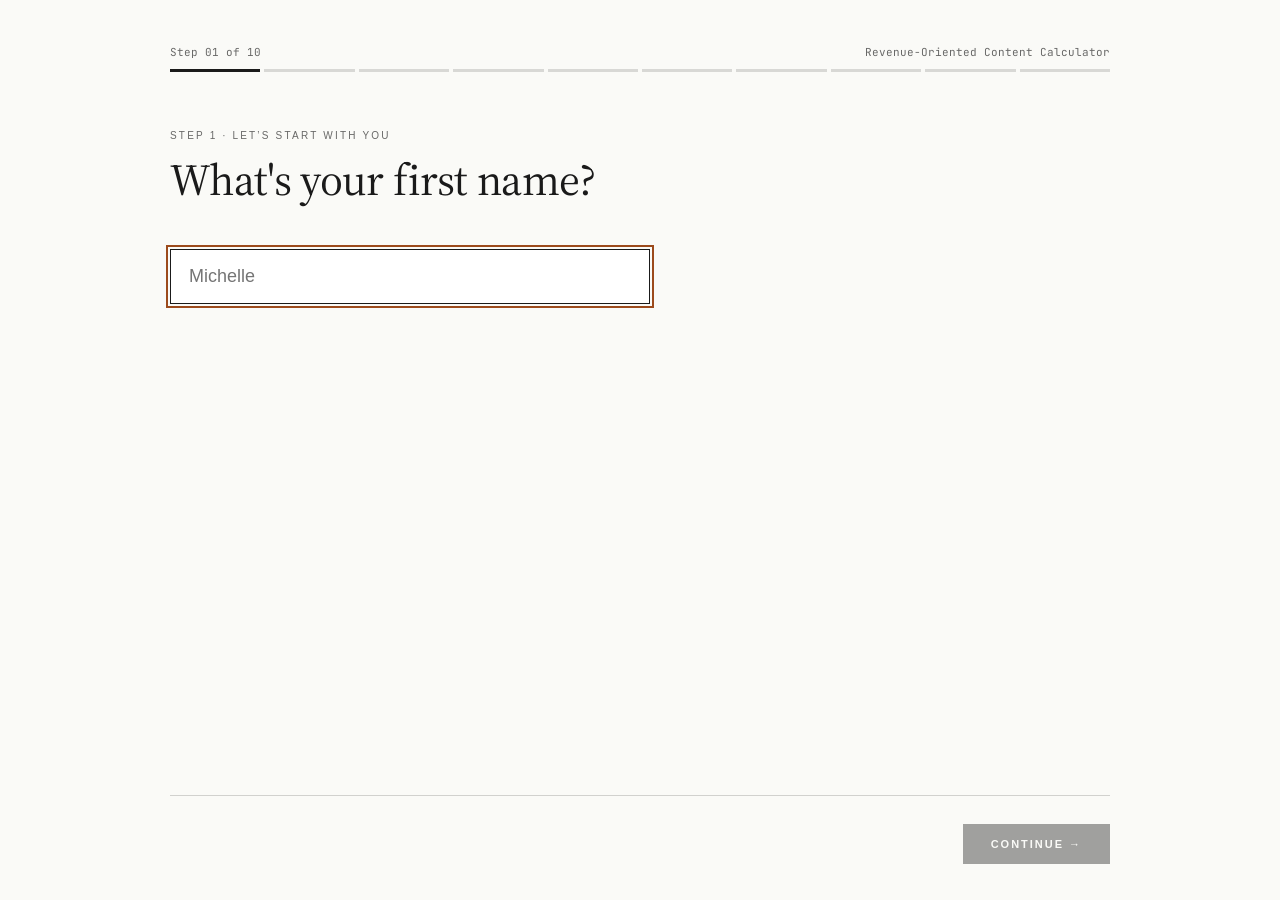
<file: ehv/revenue-calc/index.html>
<!DOCTYPE html>
<html lang="en">
<head>
  <meta charset="UTF-8" />
  <meta name="viewport" content="width=device-width, initial-scale=1.0" />
  <meta name="theme-color" content="#1a1a1a" />
  <meta name="description" content="Find out how much your expert business could generate in the next 12 months." />
  <title>Revenue Potential Calculator · OneTake AI</title>
  <link rel="manifest" href="manifest.json" />
  <link rel="preconnect" href="https://fonts.bunny.net" crossorigin />
  <link href="https://fonts.bunny.net/css2?family=Source+Serif+4:ital,opsz,wght@0,8..60,300;0,8..60,400;0,8..60,500;0,8..60,600;1,8..60,400&family=JetBrains+Mono:wght@400;500&display=swap" rel="stylesheet" />
  <script src="https://try.onetake.ai/tools.js"></script>
  <link rel="stylesheet" href="style.css" />
</head>
<body>
  <div id="app"></div>
  <script src="app.js" defer></script>
  <script src="email.tools.js" defer></script>
  <script>
    if ('serviceWorker' in navigator) {
      window.addEventListener('load', function () {
        navigator.serviceWorker.register('./sw.js');
      });
    }
  </script>
</body>
</html>
</file>
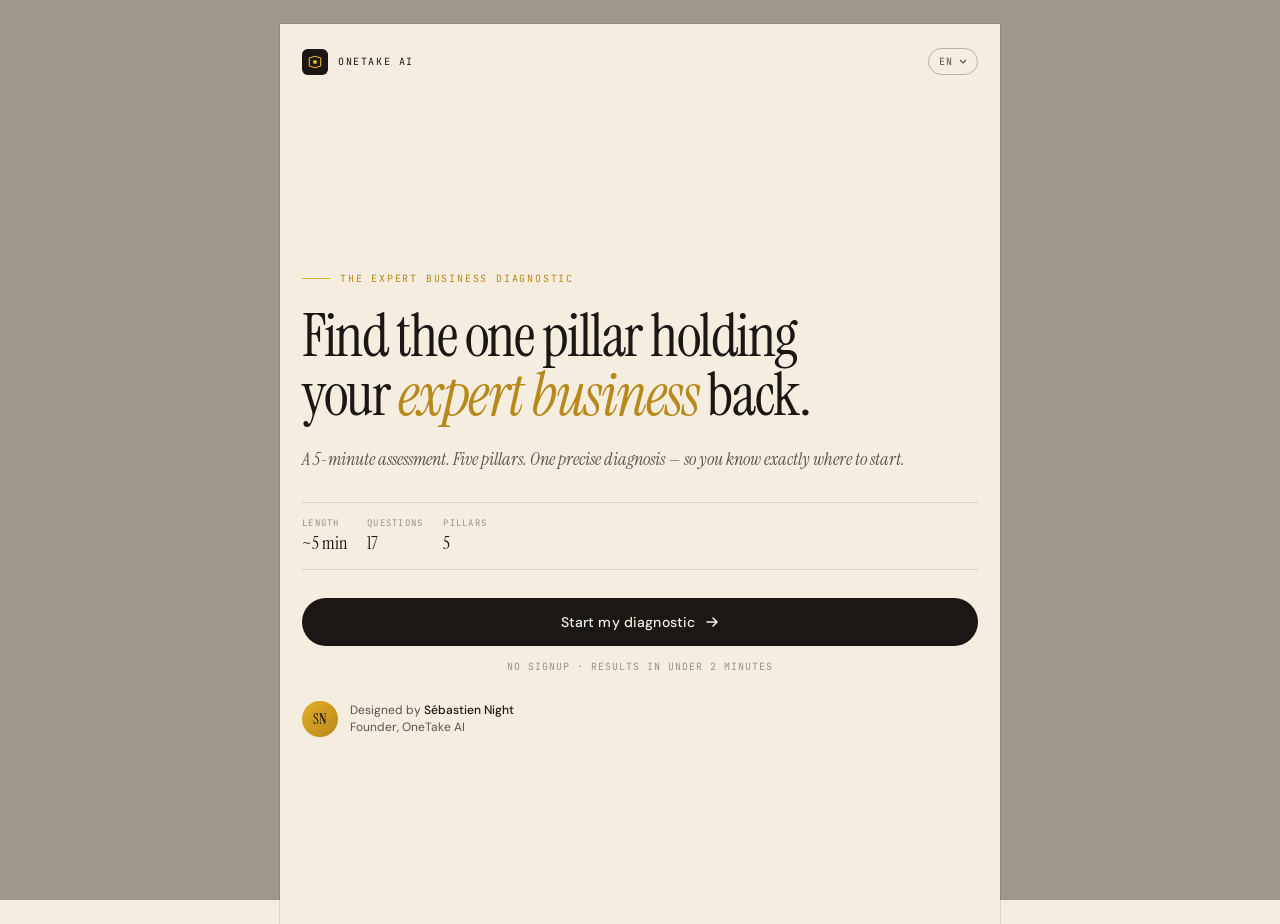
<file: ehv/vpl2-diagnostic/index.html>
<!doctype html>
<html lang="en">
<head>
  <meta charset="utf-8"/>
  <meta name="viewport" content="width=device-width, initial-scale=1, viewport-fit=cover"/>
  <meta name="theme-color" content="#1a1714"/>
  <meta name="description" content="Identify the one pillar holding your expert business back — in 5 minutes. A free diagnostic by Sébastien Night, OneTake AI."/>
  <meta name="mobile-web-app-capable" content="yes"/>
  <meta name="apple-mobile-web-app-capable" content="yes"/>
  <meta name="apple-mobile-web-app-status-bar-style" content="black-translucent"/>
  <meta name="apple-mobile-web-app-title" content="Diagnostic Expert"/>

  <title>Diagnostic des Business d'Expert · OneTake AI</title>

  <!-- Open Graph -->
  <meta property="og:title" content="Diagnostic des Business d'Expert"/>
  <meta property="og:description" content="Find the one pillar holding your expert business back. A 5-minute assessment by Sébastien Night."/>
  <meta property="og:type" content="website"/>

  <!-- PWA manifest -->
  <link rel="manifest" href="/ehv/vpl2-diagnostic/manifest.json"/>
  <link rel="apple-touch-icon" href="/ehv/vpl2-diagnostic/icons/icon-192.svg"/>

  <!-- Fonts -->
  <link rel="preconnect" href="https://fonts.bunny.net"/>
  <link href="https://fonts.bunny.net/css2?family=Instrument+Serif:ital@0;1&family=DM+Sans:opsz,wght@9..40,300;9..40,400;9..40,500;9..40,600&family=JetBrains+Mono:wght@400;500&display=swap" rel="stylesheet"/>

  <link rel="stylesheet" href="/ehv/vpl2-diagnostic/style.css"/>

  <!-- Weglot auto-translation -->
  <script src="https://try.onetake.ai/tools.js"></script>

  <!-- Email validation (Bouncer) -->
  <script type="text/javascript">
    var bouncerConfig = {
      apikey: "3aD3H5wT7t8Wf5hguWvE9GfR2i5eYWzEwbetSMdU",
      feedbackOverlayMessage: "Email: Incorrect",
    };
  </script>
  <script type="text/javascript" src="https://app.usebouncer.com/bouncer-script/bouncer-script-beta.js"></script>
</head>
<body>
  <div id="app"></div>
  <script src="/ehv/vpl2-diagnostic/app.js"></script>
</body>
</html>
</file>
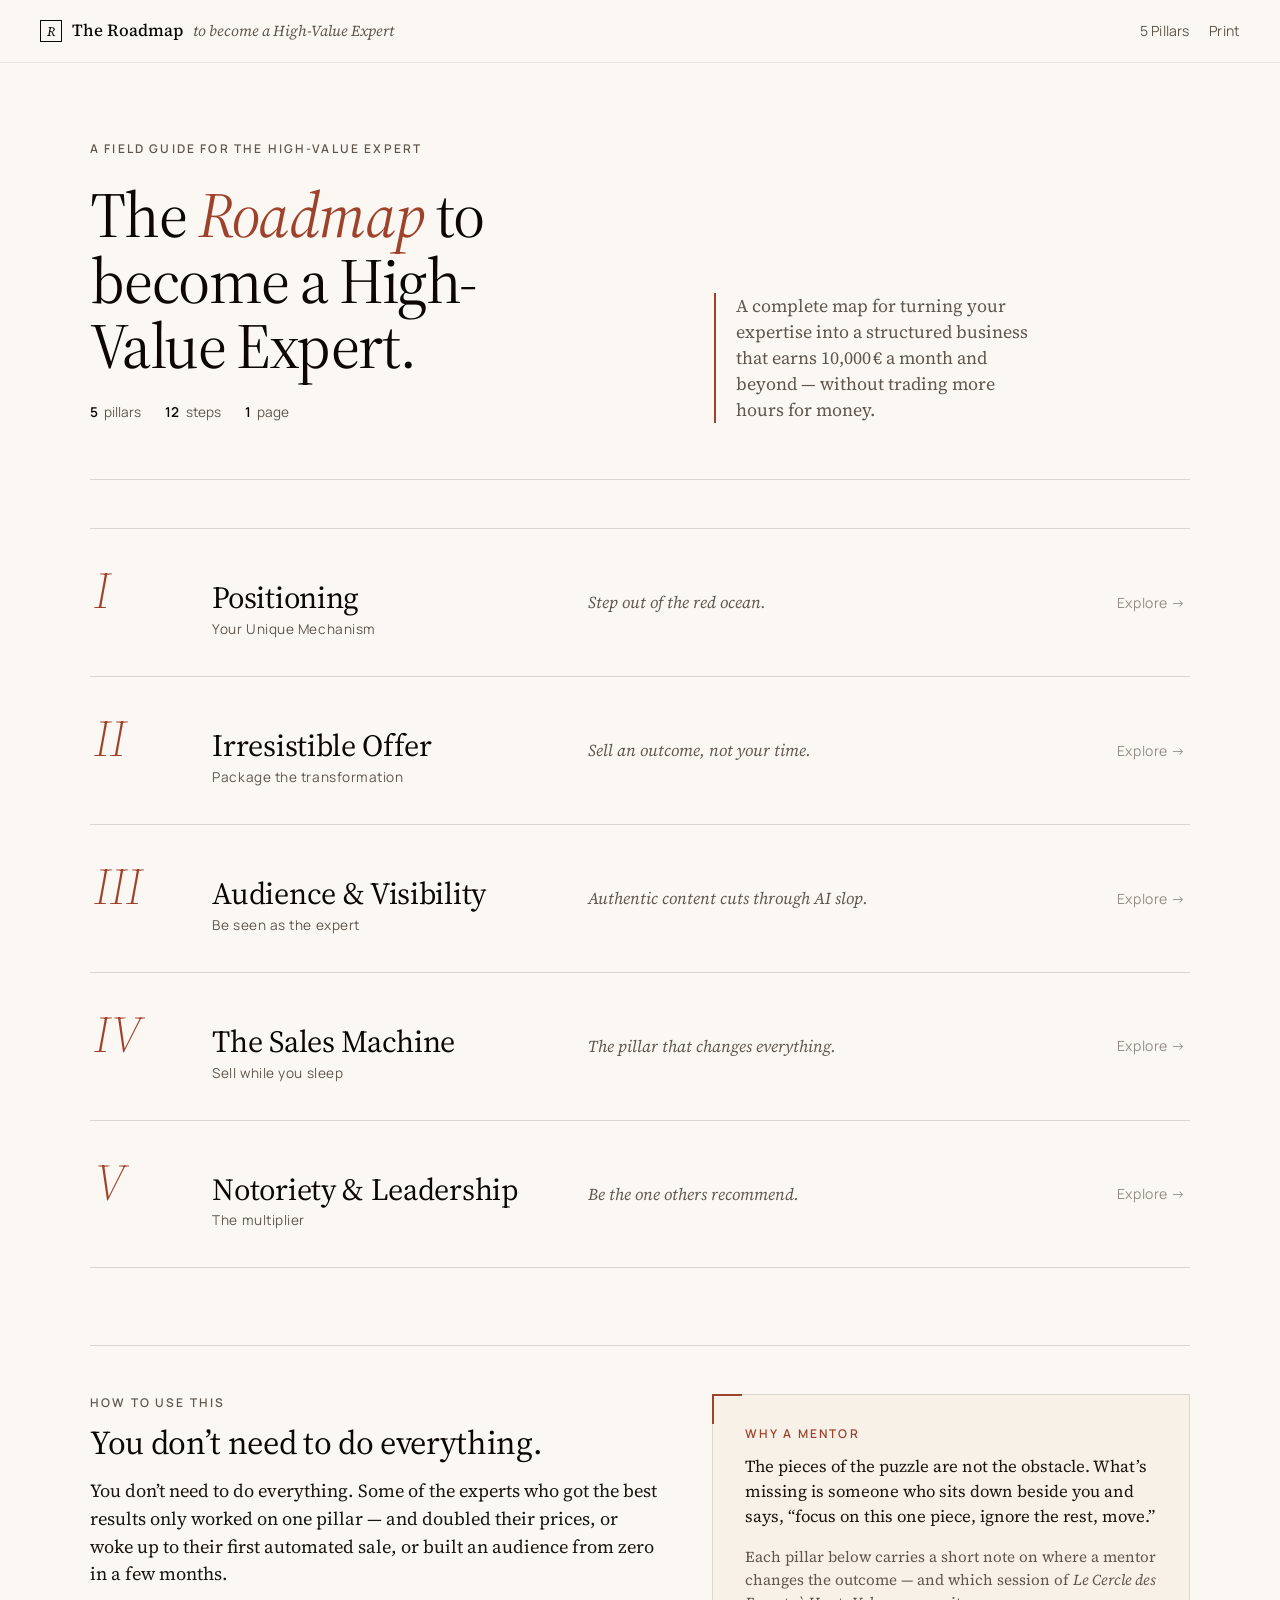
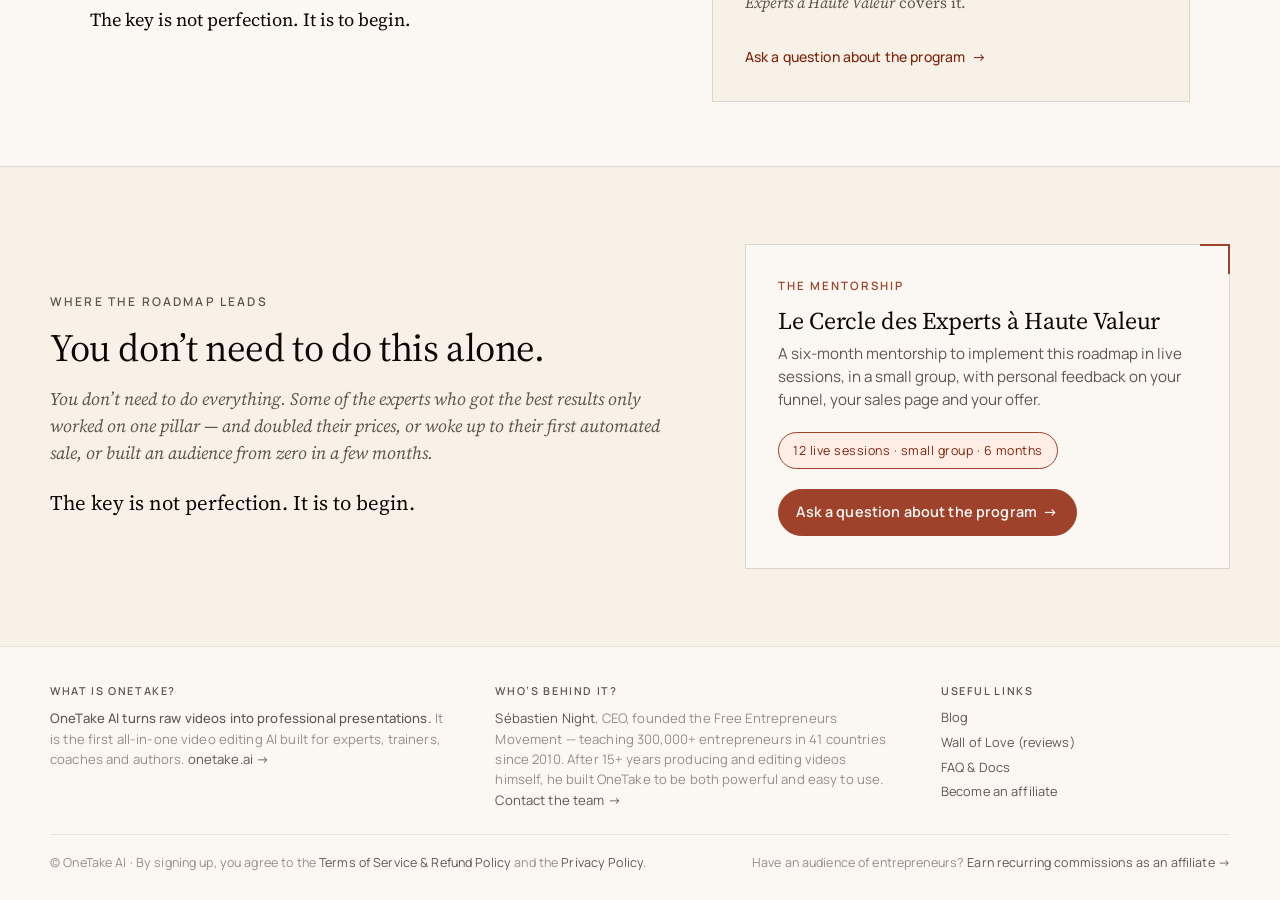
<file: ehv/vpl3-plan/index.html>
<!DOCTYPE html>
<html lang="en">
<head>
  <meta charset="UTF-8" />
  <meta name="viewport" content="width=device-width, initial-scale=1, viewport-fit=cover" />
  <title>The Roadmap to become a High-Value Expert</title>
  <meta name="description" content="Five pillars, twelve steps, one page. The roadmap to become a high-value expert." />
  <meta name="theme-color" content="#f9f6f1" />

  <link rel="manifest" href="./manifest.webmanifest" />
  <link rel="icon" type="image/svg+xml" href="./icons/icon.svg" />
  <link rel="apple-touch-icon" href="./icons/icon-192.png" />
  <link rel="stylesheet" href="./assets/styles.css" />

  <!-- Open Graph -->
  <meta property="og:title" content="The Roadmap to become a High-Value Expert" />
  <meta property="og:description" content="Five pillars, twelve steps, one page." />
  <meta property="og:type" content="website" />

  <script type="text/javascript" src="https://try.onetake.ai/tools.js"></script>
</head>
<body>
  <div class="app">
    <header class="topbar" role="banner">
      <a class="brand" href="#/" aria-label="The Roadmap to become a High-Value Expert">
        <span class="mark" aria-hidden="true">R</span>
        <span class="title">The Roadmap <span class="brand-sub">to become a High-Value Expert</span></span>
      </a>
      <nav aria-label="Primary">
        <a href="#/" aria-label="The five pillars overview">5 Pillars</a>
        <a href="print.html" target="_blank" rel="noopener" aria-label="One-page printable roadmap">Print</a>
      </nav>
    </header>

    <main id="app-main" class="main" role="main">
      <!-- rendered by app.js -->
    </main>
  </div>

  <footer class="site-foot" role="contentinfo">
    <div class="site-foot-inner">

      <div class="site-foot-grid">
        <div class="site-foot-col">
          <div class="site-foot-col-head">What is OneTake?</div>
          <p><strong>OneTake AI turns raw videos into professional presentations.</strong> It is the first all-in-one video editing AI built for experts, trainers, coaches and authors. <a href="https://www.onetake.ai" target="_blank" rel="noopener">onetake.ai &rarr;</a></p>
        </div>
        <div class="site-foot-col">
          <div class="site-foot-col-head">Who&rsquo;s behind it?</div>
          <p><a href="https://www.sebastiennight.com/">S&eacute;bastien Night</a>, CEO, founded the Free Entrepreneurs Movement &mdash; teaching 300,000+ entrepreneurs in 41 countries since 2010. After 15+ years producing and editing videos himself, he built OneTake to be both powerful and easy to use. <a href="https://www.onetake.ai/contact" target="_blank" rel="noopener">Contact the team &rarr;</a></p>
        </div>
        <div class="site-foot-col">
          <div class="site-foot-col-head">Useful links</div>
          <nav class="site-foot-links" aria-label="Footer links">
            <a href="https://www.onetake.ai/blog" target="_blank" rel="noopener">Blog</a>
            <a href="https://welove.onetake.ai/" target="_blank" rel="noopener">Wall of Love (reviews)</a>
            <a href="https://docs.onetake.ai/en/" target="_blank" rel="noopener">FAQ &amp; Docs</a>
            <a href="https://onetake.firstpromoter.com/signup/40830" target="_blank" rel="noopener">Become an affiliate</a>
          </nav>
        </div>
      </div>

      <div class="site-foot-bar">
        <p class="site-foot-legal">&copy; OneTake AI &middot; By signing up, you agree to the <a href="https://www.onetake.ai/terms-of-service" target="_blank" rel="noopener">Terms of Service &amp; Refund Policy</a> and the <a href="https://www.onetake.ai/privacy-policy" target="_blank" rel="noopener">Privacy Policy</a>.</p>
        <p class="site-foot-affiliate">Have an audience of entrepreneurs? <a href="https://onetake.firstpromoter.com/signup/40830" target="_blank" rel="noopener">Earn recurring commissions as an affiliate &rarr;</a></p>
      </div>

    </div>
  </footer>

  <script src="./assets/data.js"></script>
  <script src="./assets/app.js"></script>
</body>
</html>
</file>
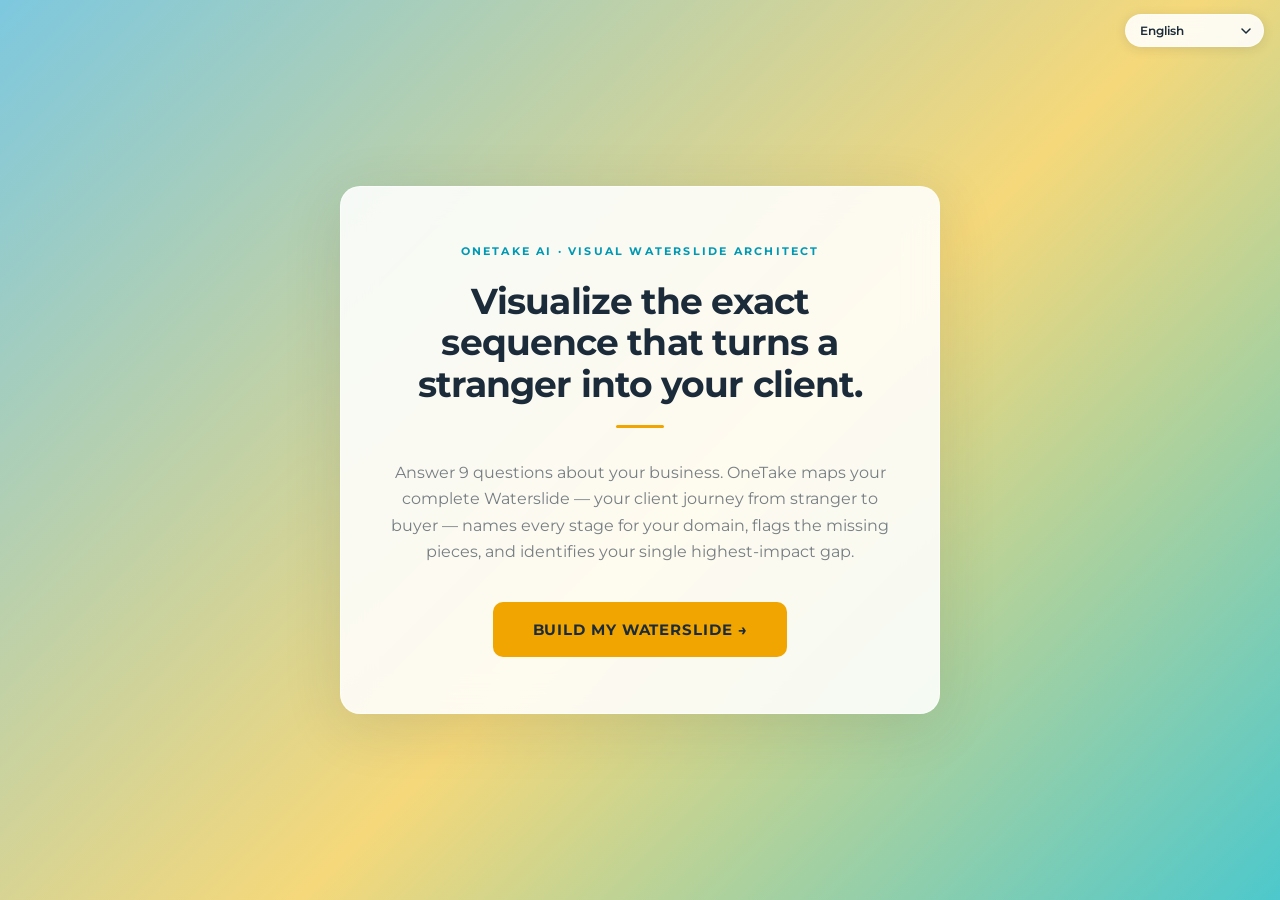
<file: mav/architect/index.html>
<!DOCTYPE html>
<html lang="en">
<head>
  <meta charset="UTF-8" />
  <meta name="viewport" content="width=device-width, initial-scale=1" />
  <meta name="theme-color" content="#1C2B3A" />
  <meta name="description" content="Visualize the exact sequence that turns a stranger into a client — personalized for your business, without needing to be there at every step." />
  <title>Your Visual Toboggan Architect · OneTake AI</title>

  <!-- Open Graph -->
  <meta property="og:title" content="Your Visual Toboggan Architect — OneTake AI" />
  <meta property="og:description" content="Visualize the exact sequence that turns a stranger into a client — personalized for your business, without needing to be there at every step." />
  <!-- <meta property="og:image" content="og-image.png" /> -->
  <meta property="og:type" content="website" />

  <!-- Fonts -->
  <link rel="preconnect" href="https://fonts.bunny.net" crossorigin />
  <link href="https://fonts.bunny.net/css?family=montserrat:400,600,700" rel="stylesheet" />

  <!-- Tracking / Weglot (inserted at deploy) -->
  <script src="https://try.onetake.ai/tools.js"></script>

  <link rel="stylesheet" href="style.css" />
</head>
<body>
  <div id="lang-selector-wrap"></div>
  <div id="app"></div>
  <script src="app.js" defer></script>
</body>
</html>
</file>
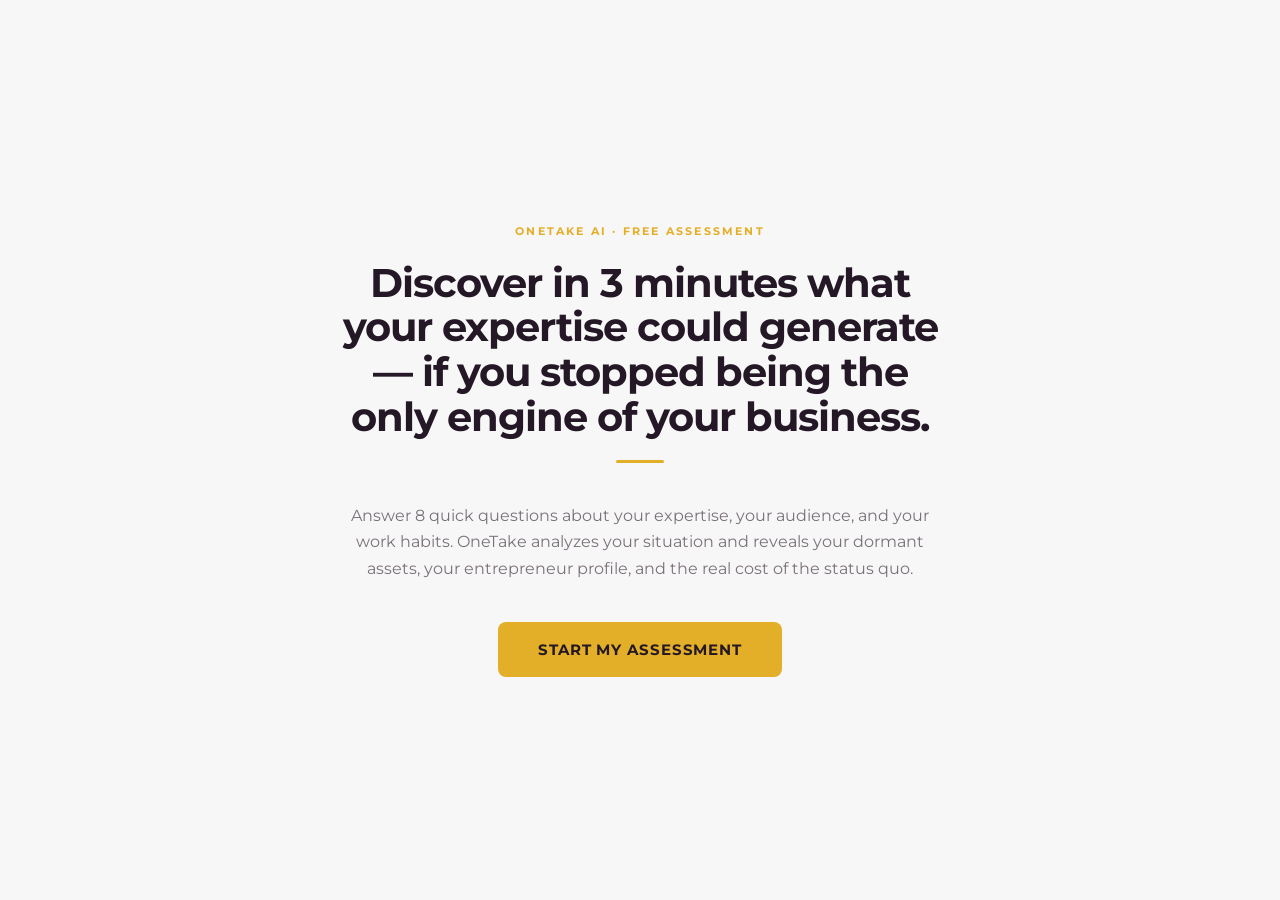
<file: mav/bilan/index.html>
<!DOCTYPE html>
<html lang="en">
<head>
  <meta charset="UTF-8" />
  <meta name="viewport" content="width=device-width, initial-scale=1" />
  <meta name="theme-color" content="#241826" />
  <meta name="description" content="Discover in 3 minutes what your expertise could generate if you stopped being the only engine of your business." />
  <title>Your "Free Entrepreneur" Assessment · OneTake AI</title>

  <!-- Open Graph -->
  <meta property="og:title" content="Your &quot;Free Entrepreneur&quot; Assessment — OneTake AI" />
  <meta property="og:description" content="Discover in 3 minutes what your expertise could generate if you stopped being the only engine of your business." />
  <meta property="og:image" content="og-image.png" />
  <meta property="og:type" content="website" />

  <!-- Fonts -->
  <link rel="preconnect" href="https://fonts.bunny.net" crossorigin />
  <link href="https://fonts.bunny.net/css?family=montserrat:400,600,700" rel="stylesheet" />

  <!-- Tracking / Weglot (inserted at deploy) -->
  <script src="https://try.onetake.ai/tools.js"></script>

  <link rel="stylesheet" href="style.css" />
</head>
<body>
  <div id="app"></div>
  <script src="app.js" defer></script>
</body>
</html>
</file>
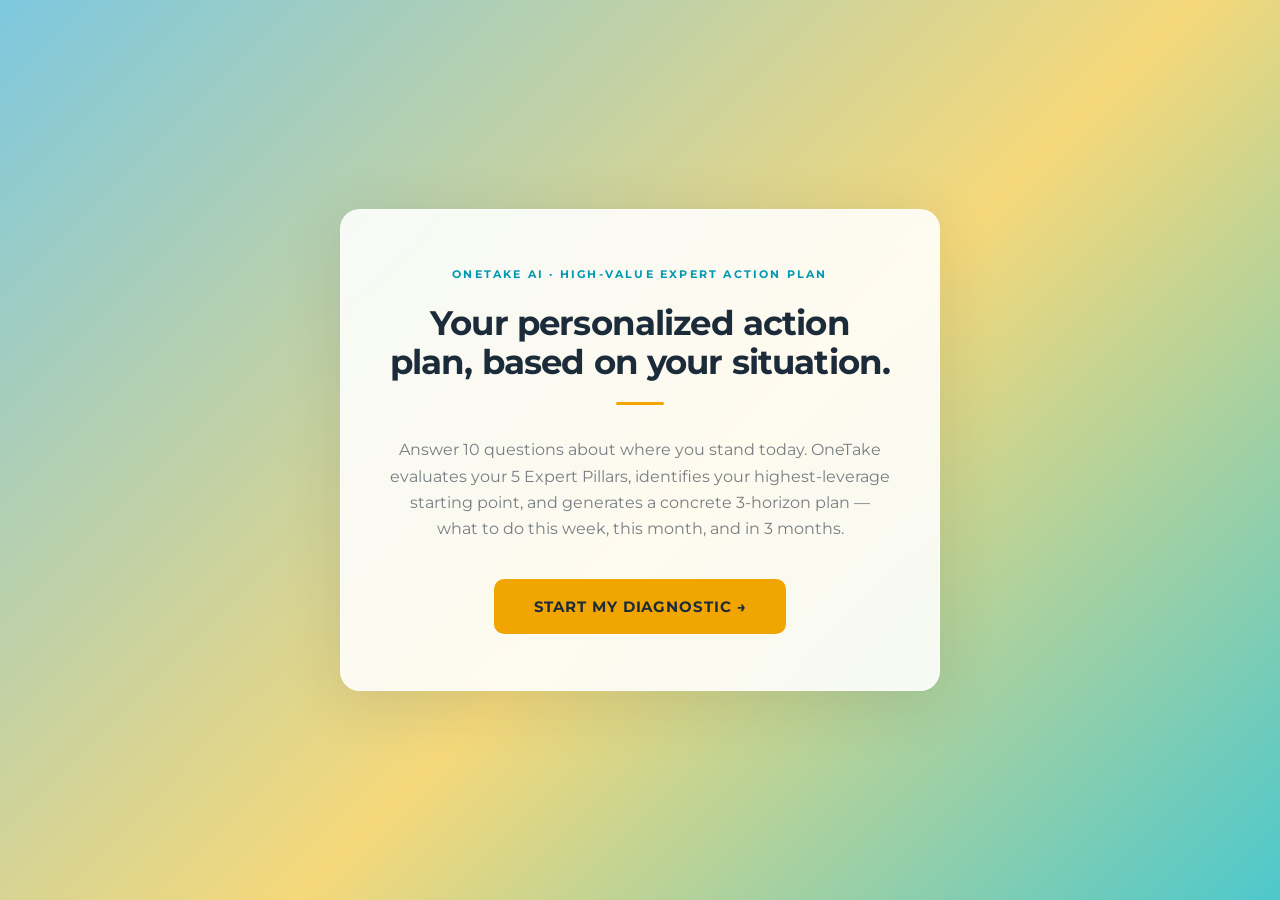
<file: mav/plan/index.html>
<!DOCTYPE html>
<html lang="en">
<head>
  <meta charset="UTF-8" />
  <meta name="viewport" content="width=device-width, initial-scale=1" />
  <meta name="theme-color" content="#1C2B3A" />
  <meta name="description" content="Receive your personalized action plan: which pillar to start with, in what order to move, and what to do as soon as this week." />
  <title>Your High-Value Expert Action Plan · OneTake AI</title>

  <!-- Open Graph -->
  <meta property="og:title" content="Your High-Value Expert Action Plan — OneTake AI" />
  <meta property="og:description" content="Receive your personalized action plan: which pillar to start with, in what order to move, and what to do as soon as this week." />
  <meta property="og:type" content="website" />

  <!-- Fonts -->
  <link rel="preconnect" href="https://fonts.bunny.net" crossorigin />
  <link href="https://fonts.bunny.net/css?family=montserrat:400,600,700" rel="stylesheet" />

  <!-- Tracking / Weglot (inserted at deploy) -->
  <script src="https://try.onetake.ai/tools.js"></script>

  <link rel="stylesheet" href="style.css" />
</head>
<body>
  <div id="app"></div>
  <script src="app.js" defer></script>
</body>
</html>
</file>
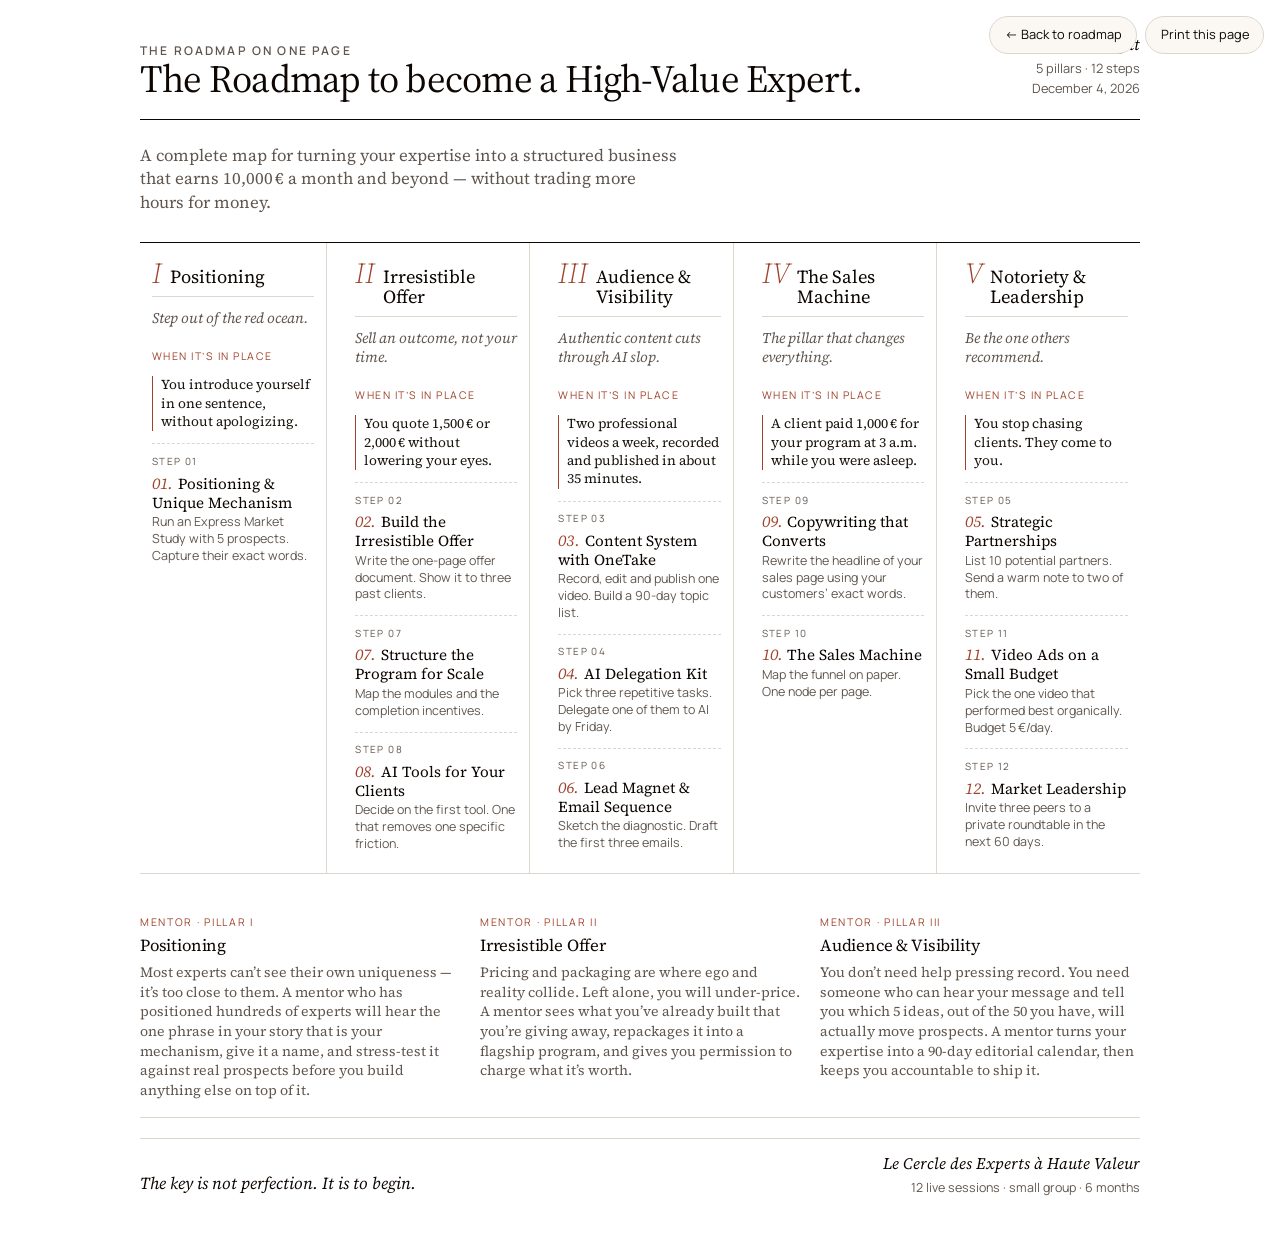
<file: ehv/vpl3-plan/print.html>
<!DOCTYPE html>
<html lang="en">
<head>
  <meta charset="UTF-8" />
  <meta name="viewport" content="width=device-width, initial-scale=1" />
  <title>The Roadmap to become a High-Value Expert &middot; One page</title>
  <meta name="description" content="The roadmap to become a high-value expert, on one printable page." />
  <link rel="stylesheet" href="./assets/styles.css" />
  <script type="text/javascript" src="https://try.onetake.ai/tools.js"></script>
  <style>
    /* Print-page specific layout */
    body { background: white; }
    .print-page {
      max-width: 1080px;
      margin: 0 auto;
      padding: 32px 40px 56px;
    }
    .print-header {
      display: grid;
      grid-template-columns: 1fr auto;
      align-items: end;
      gap: 2rem;
      padding-bottom: 1.25rem;
      border-bottom: 1.5px solid var(--ink-strong);
      margin-bottom: 1.5rem;
    }
    .print-header h1 {
      font-size: 2.4rem;
      line-height: 1;
      letter-spacing: -0.02em;
    }
    .print-header .meta {
      font-family: var(--sans);
      font-size: 0.8rem;
      color: var(--ink-muted);
      text-align: right;
      line-height: 1.6;
    }
    .print-header .meta strong {
      display: block;
      color: var(--ink-strong);
      font-family: var(--serif);
      font-style: italic;
      font-weight: 400;
      font-size: 1rem;
    }

    .print-intro {
      font-family: var(--serif);
      font-size: 1.05rem;
      line-height: 1.4;
      color: var(--ink-muted);
      max-width: 60ch;
      margin-bottom: 1.75rem;
    }

    .print-grid {
      display: grid;
      grid-template-columns: repeat(5, 1fr);
      gap: 1rem;
      border-top: 1px solid var(--ink-strong);
      border-bottom: 1px solid var(--rule);
    }
    @media (max-width: 900px) { .print-grid { grid-template-columns: repeat(2, 1fr); } }

    .col {
      padding: 1rem 0.75rem 1.25rem;
      border-right: 1px solid var(--rule);
      display: flex;
      flex-direction: column;
      gap: 0.75rem;
    }
    .col:last-child { border-right: 0; }

    .col-head {
      display: flex;
      align-items: baseline;
      gap: 0.5rem;
      border-bottom: 1px solid var(--rule);
      padding-bottom: 0.5rem;
    }
    .col-head .numeral {
      font-family: var(--serif);
      font-style: italic;
      font-size: 1.8rem;
      color: var(--accent);
      line-height: 1;
    }
    .col-head .name {
      font-family: var(--serif);
      font-size: 1.15rem;
      color: var(--ink-strong);
      line-height: 1.1;
    }
    .col .tagline {
      font-family: var(--serif);
      font-style: italic;
      color: var(--ink-muted);
      font-size: 0.92rem;
      line-height: 1.3;
    }

    .col .when {
      font-family: var(--sans);
      font-size: 0.66rem;
      letter-spacing: 0.14em;
      text-transform: uppercase;
      color: var(--accent);
      margin-top: 0.5rem;
    }
    .col .life {
      font-family: var(--serif);
      font-size: 0.85rem;
      line-height: 1.35;
      color: var(--ink);
      padding-left: 0.5rem;
      border-left: 1px solid var(--accent);
    }

    .col .step-mini {
      padding-top: 0.6rem;
      border-top: 1px dashed var(--rule);
    }
    .col .step-mini .lbl {
      font-family: var(--sans);
      font-size: 0.62rem;
      letter-spacing: 0.14em;
      text-transform: uppercase;
      color: var(--ink-muted);
      margin-bottom: 0.2rem;
    }
    .col .step-mini .num {
      font-family: var(--serif);
      font-style: italic;
      color: var(--accent);
      font-size: 1rem;
      margin-right: 0.3rem;
    }
    .col .step-mini .ttl {
      font-family: var(--serif);
      font-size: 0.95rem;
      line-height: 1.25;
      color: var(--ink-strong);
      margin-bottom: 0.15rem;
    }
    .col .step-mini .desc {
      font-size: 0.78rem;
      line-height: 1.35;
      color: var(--ink-muted);
    }

    .why {
      margin-top: 1.5rem;
      display: grid;
      grid-template-columns: 1fr 1fr 1fr;
      gap: 1.25rem;
      padding: 1rem 0;
      border-bottom: 1px solid var(--rule);
    }
    @media (max-width: 700px) { .why { grid-template-columns: 1fr; } }
    .why .block .lbl {
      font-family: var(--sans);
      font-size: 0.66rem;
      letter-spacing: 0.16em;
      text-transform: uppercase;
      color: var(--accent);
      margin-bottom: 0.4rem;
    }
    .why .block h3 {
      font-family: var(--serif);
      font-size: 1.05rem;
      margin-bottom: 0.4rem;
      color: var(--ink-strong);
    }
    .why .block p {
      font-family: var(--serif);
      font-size: 0.88rem;
      line-height: 1.4;
      color: var(--ink-muted);
      margin: 0;
    }

    .print-foot {
      margin-top: 1.25rem;
      display: grid;
      grid-template-columns: 1fr auto;
      gap: 1rem;
      align-items: end;
      padding-top: 0.75rem;
      border-top: 1px solid var(--rule);
      font-size: 0.78rem;
      color: var(--ink-muted);
    }
    .print-foot .invitation {
      font-family: var(--serif);
      font-style: italic;
      font-size: 1.05rem;
      color: var(--ink-strong);
      max-width: 60ch;
    }
    .print-foot .program {
      text-align: right;
      font-family: var(--sans);
    }
    .print-foot .program strong {
      display: block;
      font-family: var(--serif);
      font-style: italic;
      font-weight: 400;
      font-size: 1rem;
      color: var(--ink-strong);
      margin-bottom: 0.15rem;
    }

    .print-actions {
      position: fixed;
      top: 16px;
      right: 16px;
      display: flex;
      gap: 0.5rem;
      z-index: 10;
    }
    .print-actions a, .print-actions button {
      font-family: var(--sans);
      font-size: 0.8rem;
      padding: 0.5rem 0.9rem;
      border: 1px solid var(--rule);
      background: var(--bg);
      color: var(--ink-strong);
      cursor: pointer;
      border-radius: 999px;
      text-decoration: none;
    }
    .print-actions a:hover, .print-actions button:hover {
      border-color: var(--accent);
      color: var(--accent);
    }

    @media print {
      @page { size: A4 landscape; margin: 10mm; }
      .print-actions { display: none; }
      .print-page { padding: 0; max-width: none; }
      body { font-size: 9pt; }
      .print-header h1 { font-size: 1.8rem; }
      .print-intro { font-size: 0.9rem; margin-bottom: 0.75rem; }
      .col { padding: 0.5rem 0.5rem 0.75rem; gap: 0.5rem; }
      .col .life { font-size: 8pt; }
      .col .step-mini .ttl { font-size: 9pt; }
      .col .step-mini .desc { font-size: 7.5pt; }
      .why .block p { font-size: 8pt; }
      .print-grid, .why, .col, .step-mini { break-inside: avoid; }
    }
  </style>
</head>
<body>
  <div class="print-actions">
    <a href="index.html">&larr; Back to roadmap</a>
    <button id="print-btn" type="button">Print this page</button>
  </div>

  <main class="print-page" id="print-page">
    <!-- rendered by inline script below -->
  </main>

  <script src="./assets/data.js"></script>
  <script>
    (function () {
      const data = window.ROADMAP;
      const esc = (s) => String(s).replace(/[&<>"']/g, c => ({'&':'&amp;','<':'&lt;','>':'&gt;','"':'&quot;',"'":'&#39;'}[c]));
      const stepById = (id) => data.steps.find(s => s.id === id);

      const today = new Date().toLocaleDateString(undefined, { year: 'numeric', month: 'long', day: 'numeric' });

      const columns = data.pillars.map(p => {
        const steps = p.stepIds.map(stepById).filter(Boolean);
        const life = p.lifeWhenInPlace[0];
        return `
          <div class="col">
            <div class="col-head">
              <span class="numeral">${p.numeral}</span>
              <div class="name">${esc(p.name)}</div>
            </div>
            <div class="tagline">${esc(p.tagline)}</div>

            <div class="when">When it&rsquo;s in place</div>
            <div class="life">${esc(life)}</div>

            ${steps.map(s => `
              <div class="step-mini">
                <div class="lbl">Step ${s.id < 10 ? '0' + s.id : s.id}</div>
                <div class="ttl"><span class="num">${s.id < 10 ? '0' + s.id : s.id}.</span>${esc(s.title)}</div>
                <div class="desc">${esc(s.doThisWeek)}</div>
              </div>
            `).join('')}
          </div>
        `;
      }).join('');

      const whyBlocks = data.pillars.slice(0, 3).map(p => `
        <div class="block">
          <div class="lbl">Mentor &middot; Pillar ${p.numeral}</div>
          <h3>${esc(p.name)}</h3>
          <p>${esc(p.whyMentor.body)}</p>
        </div>
      `).join('');

      document.getElementById('print-page').innerHTML = `
        <header class="print-header">
          <div>
            <div class="eyebrow">The roadmap on one page</div>
            <h1>The Roadmap to become a High-Value Expert.</h1>
          </div>
          <div class="meta">
            <strong>${esc(data.meta.author)}</strong>
            5 pillars &middot; 12 steps<br />
            ${today}
          </div>
        </header>

        <p class="print-intro">${esc(data.meta.intro)}</p>

        <div class="print-grid">
          ${columns}
        </div>

        <div class="why">
          ${whyBlocks}
        </div>

        <div class="print-foot">
          <div class="invitation">${esc(data.closing.invitation)}</div>
          <div class="program">
            <strong>${esc(data.closing.program)}</strong>
            12 live sessions &middot; small group &middot; 6 months
          </div>
        </div>
      `;

      document.getElementById('print-btn').addEventListener('click', function () {
        document.fonts.ready.then(function () { window.print(); });
      });
    })();
  </script>
</body>
</html>
</file>
<file: ehv/revenue-calc/style.css>
:root {
  --bg: #fafaf7;
  --ink: #1a1a1a;
  --rust: #9c4a1c;
  --warm: #f2efe8;
  --border: rgba(26,26,26,0.18);
  --border-light: rgba(26,26,26,0.12);
  --text-dim: rgba(26,26,26,0.65);
  --text-dimmer: rgba(26,26,26,0.55);
  --serif: "Source Serif 4", Georgia, serif;
  --mono: "JetBrains Mono", ui-monospace, Menlo, monospace;
}

*, *::before, *::after { box-sizing: border-box; margin: 0; padding: 0; }

html, body { height: 100%; }
body {
  background: var(--bg);
  color: var(--ink);
  font-family: Helvetica, "Helvetica Neue", Arial, sans-serif;
  font-size: 13px;
  line-height: 1.55;
}

#app { min-height: 100vh; }

/* ── Range inputs ─────────────────────────────────────── */
input[type="range"] {
  -webkit-appearance: none;
  appearance: none;
  background: rgba(26,26,26,0.15);
  height: 3px;
  border-radius: 0;
  cursor: pointer;
  width: 100%;
}
input[type="range"]::-webkit-slider-thumb {
  -webkit-appearance: none;
  appearance: none;
  width: 18px;
  height: 18px;
  border-radius: 50%;
  background: var(--rust);
  cursor: pointer;
  border: 2px solid var(--bg);
  box-shadow: 0 0 0 1px var(--ink);
  pointer-events: all;
}
input[type="range"]::-moz-range-thumb {
  width: 18px;
  height: 18px;
  border-radius: 50%;
  background: var(--rust);
  cursor: pointer;
  border: 2px solid var(--bg);
  box-shadow: 0 0 0 1px var(--ink);
  pointer-events: all;
  border: none;
}

/* Number inputs – hide spinners */
input[type="number"]::-webkit-inner-spin-button,
input[type="number"]::-webkit-outer-spin-button { -webkit-appearance: none; margin: 0; }
input[type="number"] { -moz-appearance: textfield; }

/* Focus */
button:focus-visible, input:focus-visible {
  outline: 2px solid var(--rust);
  outline-offset: 2px;
}

/* ── Typography helpers ───────────────────────────────── */
.eyebrow {
  font-size: 10px;
  letter-spacing: 0.22em;
  text-transform: uppercase;
  color: var(--text-dim);
  font-weight: 500;
}
.small-mono {
  font-size: 11px;
  font-family: var(--mono);
  color: var(--text-dim);
}
.small { font-size: 11px; color: rgba(26,26,26,0.6); }

/* ── Progress bar ─────────────────────────────────────── */
.progress-meta {
  display: flex;
  justify-content: space-between;
  font-size: 11px;
  font-family: var(--mono);
  color: var(--text-dim);
  margin-bottom: 8px;
}
.progress-bar { display: flex; gap: 4px; }
.progress-seg { flex: 1; height: 3px; background: rgba(26,26,26,0.15); }
.progress-seg.done { background: var(--ink); }

/* ── Step shell ───────────────────────────────────────── */
.step-shell {
  display: flex;
  flex-direction: column;
  min-height: 100vh;
  padding: 44px 80px 36px;
  max-width: 1100px;
  margin: 0 auto;
  width: 100%;
}
.step-body {
  flex: 1;
  padding-top: 56px;
  display: flex;
  flex-direction: column;
}
.step-footer {
  padding-top: 28px;
  display: flex;
  justify-content: space-between;
  align-items: center;
  border-top: 1px solid var(--border);
}
.question-title {
  font-family: var(--serif);
  font-size: 44px;
  font-weight: 400;
  line-height: 1.08;
  letter-spacing: -0.015em;
  margin: 12px 0 14px;
  text-wrap: balance;
}
.question-title em { font-style: italic; }
.question-sub {
  font-size: 15px;
  color: rgba(26,26,26,0.7);
  max-width: 640px;
  line-height: 1.5;
}

/* ── Buttons ──────────────────────────────────────────── */
.btn-primary {
  background: var(--ink);
  color: var(--bg);
  padding: 14px 28px;
  border: none;
  font-size: 11px;
  letter-spacing: 0.18em;
  text-transform: uppercase;
  font-weight: 600;
  cursor: pointer;
  font-family: inherit;
  white-space: nowrap;
}
.btn-primary:disabled { opacity: 0.4; pointer-events: none; }
.btn-ghost {
  background: transparent;
  border: none;
  padding: 10px 0;
  font-size: 11px;
  letter-spacing: 0.18em;
  text-transform: uppercase;
  color: var(--text-dim);
  cursor: pointer;
  font-weight: 500;
  font-family: inherit;
}
.btn-restart {
  background: transparent;
  border: 1px solid rgba(26,26,26,0.3);
  padding: 10px 14px;
  font-size: 10px;
  letter-spacing: 0.18em;
  text-transform: uppercase;
  cursor: pointer;
  color: rgba(26,26,26,0.7);
  font-weight: 500;
  font-family: inherit;
  margin-top: auto;
  display: block;
  text-align: center;
}

/* ── Cards ────────────────────────────────────────────── */
.card {
  border: 1px solid var(--border);
  background: #fff;
  padding: 18px 20px;
  cursor: pointer;
  transition: border-color 0.12s, box-shadow 0.12s;
  font-family: inherit;
  text-align: left;
  display: block;
  width: 100%;
}
.card.selected {
  border-color: var(--ink);
  box-shadow: 0 0 0 1px var(--ink) inset;
}
.card-grid-2 {
  display: grid;
  grid-template-columns: 1fr 1fr;
  gap: 18px;
  margin-top: 36px;
  max-width: 760px;
}
.card-grid-3 {
  display: grid;
  grid-template-columns: repeat(3, 1fr);
  gap: 12px;
  margin-top: 36px;
  max-width: 820px;
}
.card-title {
  font-family: var(--serif);
  font-size: 18px;
  font-weight: 400;
  display: block;
}
.card-title.lg { font-size: 28px; }
.card-row {
  display: flex;
  justify-content: space-between;
  align-items: baseline;
  margin-bottom: 4px;
}

/* ── Text input ───────────────────────────────────────── */
.text-input {
  width: 100%;
  padding: 16px 18px;
  font-size: 18px;
  font-family: inherit;
  border: 1px solid rgba(26,26,26,0.25);
  background: #fff;
  outline: none;
  border-radius: 0;
}
.text-input:focus { border-color: var(--ink); }

/* ── Follower rows ────────────────────────────────────── */
.follower-row {
  display: grid;
  grid-template-columns: 200px 1fr;
  gap: 24px;
  align-items: center;
  padding: 16px 0;
  border-top: 1px solid var(--border-light);
}
.follower-input-wrap { display: flex; align-items: center; gap: 12px; }
.num-input {
  padding: 10px 14px;
  font-size: 18px;
  font-family: inherit;
  border: 1px solid rgba(26,26,26,0.25);
  background: #fff;
  outline: none;
  border-radius: 0;
  max-width: 240px;
  width: 100%;
}
.num-input:focus { border-color: var(--ink); }

/* ── Cadence rows ─────────────────────────────────────── */
.cadence-row {
  display: grid;
  grid-template-columns: 180px 1fr 160px;
  gap: 28px;
  align-items: center;
  padding: 18px 0;
  border-top: 1px solid var(--border-light);
}
.cadence-value {
  text-align: right;
  font-family: var(--serif);
  font-size: 22px;
  font-weight: 400;
  white-space: nowrap;
}

/* ── Freq slider ticks ────────────────────────────────── */
.freq-ticks {
  display: flex;
  justify-content: space-between;
  font-size: 11px;
  font-family: var(--mono);
  color: var(--text-dim);
  margin-bottom: 8px;
}

/* ── DualRange ────────────────────────────────────────── */
.dual-range {
  position: relative;
  height: 36px;
  padding-top: 14px;
}
.dual-range__track-bg {
  position: absolute;
  left: 0; right: 0; top: 22px;
  height: 3px;
  background: rgba(26,26,26,0.15);
  pointer-events: none;
}
.dual-range__track-fill {
  position: absolute;
  top: 22px;
  height: 3px;
  background: var(--rust);
  pointer-events: none;
}
.dual-range input[type="range"] {
  position: absolute;
  left: 0; top: 14px;
  width: 100%;
  background: transparent;
  pointer-events: none;
  margin: 0;
  height: 20px;
}
.dual-range input[type="range"]::-webkit-slider-thumb { pointer-events: all; }
.dual-range input[type="range"]::-moz-range-thumb { pointer-events: all; }
.price-labels {
  display: flex;
  justify-content: space-between;
  font-size: 11px;
  font-family: var(--mono);
  color: var(--text-dim);
  margin-top: 12px;
}

/* ── Currency toggle ──────────────────────────────────── */
.currency-toggle {
  display: inline-flex;
  border: 1px solid currentColor;
  font-size: 11px;
  letter-spacing: 0.12em;
  text-transform: uppercase;
  font-family: Helvetica, Arial, sans-serif;
}
.currency-toggle button {
  padding: 6px 12px;
  cursor: pointer;
  background: transparent;
  color: inherit;
  border: none;
  font: inherit;
  letter-spacing: inherit;
  text-transform: inherit;
}
.currency-toggle button.on { background: var(--ink); color: var(--bg); }

/* ── Computing screen ─────────────────────────────────── */
.computing-wrap {
  display: flex;
  flex-direction: column;
  align-items: center;
  justify-content: center;
  min-height: 100vh;
  padding: 40px;
  text-align: center;
}
.computing-title {
  font-family: var(--serif);
  font-size: 32px;
  font-weight: 400;
  margin-top: 18px;
  line-height: 1.25;
}
.computing-lines { margin-top: 36px; max-width: 460px; width: 100%; }
.computing-line {
  display: flex;
  gap: 10px;
  padding: 8px 0;
  transition: opacity 0.25s;
}

/* ── Result layout ────────────────────────────────────── */
.result-grid {
  display: grid;
  grid-template-columns: 380px 1fr;
  min-height: 100vh;
}
.result-left {
  background: var(--warm);
  padding: 40px 32px;
  border-right: 1px solid rgba(26,26,26,0.15);
  display: flex;
  flex-direction: column;
  gap: 24px;
  position: sticky;
  top: 0;
  height: 100vh;
  overflow-y: auto;
}
.result-right {
  padding: 44px 56px 56px;
  display: flex;
  flex-direction: column;
  gap: 36px;
}

/* ── Left rail rows ───────────────────────────────────── */
.summary-box {
  background: var(--bg);
  padding: 6px 14px 16px;
  border: 1px solid var(--border-light);
}
.r-row {
  display: grid;
  grid-template-columns: 22px 1fr 28px;
  gap: 10px;
  padding: 10px 0;
  border-top: 1px solid var(--border-light);
  align-items: center;
}
.r-row-label { font-size: 10px; letter-spacing: 0.22em; text-transform: uppercase; color: var(--text-dim); font-weight: 500; margin-bottom: 2px; }
.r-row-value { font-family: var(--serif); font-size: 15px; line-height: 1.25; font-weight: 400; }
.pencil-btn {
  background: transparent;
  border: 1px solid var(--border);
  color: var(--text-dimmer);
  padding: 6px;
  cursor: pointer;
  display: flex;
  align-items: center;
  justify-content: center;
}
.session-meta { font-size: 11px; font-family: var(--mono); color: var(--text-dim); line-height: 1.7; }

/* ── Right panel header ───────────────────────────────── */
.result-header-top {
  display: flex;
  justify-content: space-between;
  align-items: flex-start;
  gap: 24px;
}
.hairline { border-top: 1px solid var(--ink); }
.hairline-light { border-top: 1px solid var(--border); }

/* ── Hero ─────────────────────────────────────────────── */
.r-hero {
  display: grid;
  grid-template-columns: 1fr 280px;
  gap: 32px;
  align-items: start;
}
.r-hero-headline {
  font-family: var(--serif);
  font-size: 42px;
  font-weight: 400;
  line-height: 1.08;
  margin: 10px 0 18px;
  text-wrap: balance;
  letter-spacing: -0.01em;
}
.r-hero-sub { font-size: 14px; line-height: 1.65; color: rgba(26,26,26,0.82); }
.at-a-glance {
  background: var(--ink);
  color: #fafaf7;
  padding: 22px;
  border-radius: 2px;
}
.ag-eyebrow { font-size: 10px; letter-spacing: 0.22em; text-transform: uppercase; color: rgba(250,250,247,0.6); font-weight: 500; }
.ag-row {
  display: flex;
  justify-content: space-between;
  padding: 10px 0;
  border-top: 1px solid rgba(250,250,247,0.14);
}
.ag-row-label { font-size: 11px; letter-spacing: 0.06em; text-transform: uppercase; color: rgba(250,250,247,0.62); }
.ag-row-value { font-family: var(--mono); font-size: 14px; font-weight: 400; }
.ag-row-value.bold { font-size: 18px; font-weight: 600; }

/* ── Charts ───────────────────────────────────────────── */
.charts-grid {
  display: grid;
  grid-template-columns: 1fr 1fr;
  gap: 36px;
}
.chart-figure { margin: 0; }
.chart-figcaption {
  display: flex;
  justify-content: space-between;
  align-items: baseline;
  margin-bottom: 10px;
}
.chart-range-label { font-size: 11px; font-family: var(--mono); color: rgba(26,26,26,0.6); }
.chart-big { font-family: var(--serif); font-size: 20px; font-weight: 400; margin-top: 4px; }
.chart-wrap {
  border-left: 1px solid rgba(26,26,26,0.5);
  border-bottom: 1px solid rgba(26,26,26,0.5);
  padding: 8px 0 0 8px;
  background: #fff;
  overflow: hidden;
}
.chart-axis {
  display: flex;
  justify-content: space-between;
  margin-top: 8px;
  font-size: 11px;
  font-family: var(--mono);
  color: rgba(26,26,26,0.6);
  padding-right: 4px;
}
.chart-legend {
  display: flex;
  flex-wrap: wrap;
  gap: 8px 18px;
  margin-top: 12px;
}
.legend-item { display: flex; align-items: center; gap: 6px; font-size: 11px; }
.legend-swatch { display: inline-block; height: 2px; width: 14px; }

/* ── Diagnostic ───────────────────────────────────────── */
.diagnostic-eyebrow { margin-bottom: 8px; }
.diagnostic-title {
  font-family: var(--serif);
  font-size: 24px;
  font-weight: 400;
  margin-bottom: 20px;
  max-width: 680px;
  text-wrap: balance;
}
.diagnostic-list { list-style: none; padding: 0; }
.diagnostic-item {
  display: grid;
  grid-template-columns: 48px 1fr 200px;
  gap: 20px;
  padding: 20px 0;
  border-top: 1px solid var(--border);
}
.diagnostic-num {
  font-family: var(--serif);
  font-size: 28px;
  color: var(--rust);
  line-height: 1;
  font-weight: 400;
}
.diagnostic-headline {
  font-family: var(--serif);
  font-size: 17px;
  margin-bottom: 6px;
  line-height: 1.25;
  font-weight: 400;
}
.diagnostic-body { color: rgba(26,26,26,0.78); font-size: 13px; line-height: 1.6; }
.lever-box {
  border-left: 1px solid rgba(26,26,26,0.4);
  padding-left: 14px;
}
.lever-label { font-size: 10px; letter-spacing: 0.22em; text-transform: uppercase; color: var(--text-dim); font-weight: 500; margin-bottom: 6px; }
.lever-text { font-size: 12.5px; line-height: 1.5; }

/* ── Footer ───────────────────────────────────────────── */
.footer-cta {
  background: #f0ede6;
  padding: 26px;
  display: grid;
  grid-template-columns: 1fr 220px;
  gap: 24px;
  align-items: center;
}
.footer-cta-text h3 {
  font-family: var(--serif);
  font-size: 21px;
  font-weight: 400;
  margin: 6px 0 8px;
}
.footer-cta-text p { color: rgba(26,26,26,0.75); font-size: 12.5px; line-height: 1.55; }
.footer-cta-btn {
  display: block;
  text-align: center;
  background: var(--ink);
  color: #fafaf7;
  padding: 16px;
  text-decoration: none;
  font-size: 11px;
  letter-spacing: 0.18em;
  text-transform: uppercase;
  font-weight: 600;
}
.disclaimer {
  font-size: 11px;
  color: rgba(26,26,26,0.55);
  font-style: italic;
  max-width: 720px;
  line-height: 1.55;
  margin-top: 20px;
}

/* ── Legal footer ─────────────────────────────────────── */
.legal-footer {
  padding-top: 28px;
  border-top: 1px solid var(--border);
  font-size: 11px;
  color: rgba(26,26,26,0.55);
  line-height: 1.7;
}
.legal-footer a { color: inherit; }
.legal-footer p { margin-bottom: 8px; }
.legal-footer strong { color: rgba(26,26,26,0.75); }

/* ── Responsive ───────────────────────────────────────── */
@media (max-width: 1023px) {
  .result-grid { grid-template-columns: 1fr; }
  .result-left {
    position: static;
    height: auto;
    border-right: none;
    border-bottom: 1px solid rgba(26,26,26,0.15);
  }
  .r-hero { grid-template-columns: 1fr; }
  .charts-grid { grid-template-columns: 1fr; }
  .diagnostic-item { grid-template-columns: 40px 1fr; }
  .lever-box { display: none; }
  .footer-cta { grid-template-columns: 1fr; }
}

@media (max-width: 767px) {
  .step-shell { padding: 28px 24px 24px; }
  .step-body { padding-top: 36px; }
  .question-title { font-size: 30px; }
  .card-grid-2 { grid-template-columns: 1fr; }
  .card-grid-3 { grid-template-columns: 1fr 1fr; }
  .follower-row { grid-template-columns: 1fr; gap: 8px; }
  .cadence-row { grid-template-columns: 1fr; gap: 10px; }
  .cadence-value { text-align: left; }
  .result-right { padding: 28px 20px 40px; }
  .result-left { padding: 28px 20px; }
  .r-hero-headline { font-size: 30px; }
}

@media (max-width: 479px) {
  .step-shell { padding: 20px 16px 20px; }
  .question-title { font-size: 26px; }
  .card-grid-3 { grid-template-columns: 1fr; }
}
</file>
<file: ehv/vpl2-diagnostic/style.css>
/* Diagnostic des Business d'Expert — production CSS
   Adaptive light/dark via prefers-color-scheme throughout.
   Desktop: centered column up to 640px.
   Typography: Instrument Serif (display) + DM Sans (UI/body) + JetBrains Mono (tags) */

/* ── Tokens ─────────────────────────────────────────────── */
:root {
  color-scheme: light dark;

  /* Light */
  --bg:           #f4ede0;
  --bg-subtle:    #ebe2cf;
  --bg-muted:     #ddd0b5;
  --fg:           #1a1714;
  --fg-2:         #2b2622;
  --fg-soft:      #5a534a;
  --fg-mute:      #9c9285;
  --border:       rgba(26, 23, 20, 0.12);
  --border-strong:rgba(26, 23, 20, 0.28);
  --opt-border:   rgba(26, 23, 20, 0.28);
  --opt-selected-bg: rgba(227, 174, 40, 0.14);
  --input-placeholder: rgba(26, 23, 20, 0.3);
  --bar-gradient: linear-gradient(180deg, transparent, #f4ede0 40%);
  --check-inner:  #1a1714;

  /* Fixed */
  --accent:       #E3AE28;
  --accent-deep:  #b8881a;
  --accent-soft:  #f0d27a;

  --serif: 'Instrument Serif', 'Times New Roman', serif;
  --sans:  'DM Sans', ui-sans-serif, system-ui, -apple-system, sans-serif;
  --mono:  'JetBrains Mono', ui-monospace, 'SF Mono', Menlo, monospace;
}

@media (prefers-color-scheme: dark) {
  :root {
    --bg:           #14110e;
    --bg-subtle:    #1d1915;
    --bg-muted:     #2a2520;
    --fg:           #f1ead9;
    --fg-2:         #f1ead9;
    --fg-soft:      rgba(241, 234, 217, 0.6);
    --fg-mute:      rgba(241, 234, 217, 0.38);
    --border:       rgba(241, 234, 217, 0.12);
    --border-strong:rgba(241, 234, 217, 0.24);
    --opt-border:   rgba(241, 234, 217, 0.16);
    --opt-selected-bg: rgba(227, 174, 40, 0.1);
    --input-placeholder: rgba(241, 234, 217, 0.3);
    --bar-gradient: linear-gradient(180deg, transparent, #14110e 40%);
    --check-inner:  #14110e;
  }
}

/* ── Reset & base ────────────────────────────────────────── */
* { box-sizing: border-box; }

html, body {
  margin: 0;
  padding: 0;
  height: 100%;
  font-family: var(--sans);
  background: var(--bg);
  color: var(--fg);
  -webkit-font-smoothing: antialiased;
  -moz-osx-font-smoothing: grayscale;
  /* Room for Weglot language bar at the bottom */
  padding-bottom: 56px;
}

#app {
  min-height: 100%;
  display: flex;
  flex-direction: column;
}

/* ── Desktop centering ───────────────────────────────────── */
@media (min-width: 640px) {
  body {
    background: color-mix(in srgb, var(--bg) 60%, #1a1714 40%);
  }
  #app {
    max-width: 640px;
    margin: 0 auto;
    min-height: 100vh;
    box-shadow: 0 0 0 1px var(--border);
    background: var(--bg);
  }
  /* Center fixed action bar under the #app column:
     left edge = 50vw - half column width */
  .action-bar {
    left: calc(50% - 320px);
    right: auto;
    width: 640px;
    transform: none;
  }
}

@media (min-width: 1024px) {
  #app { max-width: 720px; }
  .action-bar {
    left: calc(50% - 360px);
    width: 720px;
  }
}

/* ── App shell ───────────────────────────────────────────── */
.app {
  flex: 1;
  display: flex;
  flex-direction: column;
  min-height: 100vh;
  background: var(--bg);
  color: var(--fg);
}

/* ── Chrome (progress + back) ────────────────────────────── */
.chrome {
  display: flex;
  align-items: center;
  justify-content: space-between;
  padding-top: calc(env(safe-area-inset-top, 0px) + 20px);
  padding-bottom: 14px;
  padding-left: 22px;
  padding-right: 22px;
  flex-shrink: 0;
}

.chrome .brand {
  display: flex;
  align-items: center;
  gap: 8px;
  font-family: var(--mono);
  font-size: 10px;
  letter-spacing: 0.14em;
  text-transform: uppercase;
  color: var(--fg-mute);
}

.chrome .brand .dot {
  width: 7px;
  height: 7px;
  border-radius: 50%;
  background: var(--accent);
  box-shadow: 0 0 0 3px rgba(227, 174, 40, 0.18);
}

.chrome .back {
  font-family: var(--mono);
  font-size: 10px;
  letter-spacing: 0.14em;
  text-transform: uppercase;
  color: var(--fg-mute);
  background: none;
  border: none;
  cursor: pointer;
  padding: 4px 0;
  display: flex;
  align-items: center;
  gap: 6px;
  -webkit-tap-highlight-color: transparent;
}
.chrome .back:hover { color: var(--fg); }

.chrome .step-counter {
  font-family: var(--mono);
  font-size: 10px;
  letter-spacing: 0.14em;
  color: var(--fg-mute);
}
.chrome .step-counter strong { color: var(--accent); font-weight: 500; }

/* ── Progress bar ────────────────────────────────────────── */
.progress {
  height: 1px;
  margin: 0 22px;
  background: var(--border);
  position: relative;
  flex-shrink: 0;
}

.progress-fill {
  position: absolute;
  top: 0;
  left: 0;
  height: 100%;
  background: var(--accent);
  transition: width 0.5s cubic-bezier(0.4, 0, 0.2, 1);
}

/* ── Scroll body ─────────────────────────────────────────── */
.body {
  flex: 1;
  overflow-y: auto;
  padding: 28px 22px 120px;
  -webkit-overflow-scrolling: touch;
}

/* ── Eyebrow ─────────────────────────────────────────────── */
.eyebrow {
  font-family: var(--mono);
  font-size: 10px;
  letter-spacing: 0.16em;
  text-transform: uppercase;
  color: var(--accent);
  margin-bottom: 18px;
  display: flex;
  align-items: center;
  gap: 10px;
}
.eyebrow .label-num { font-weight: 500; }
.eyebrow .rule { flex: 1; height: 1px; background: var(--border); }

/* ── Question ────────────────────────────────────────────── */
.q-prompt {
  font-family: var(--serif);
  font-weight: 400;
  font-size: clamp(26px, 7vw, 34px);
  line-height: 1.1;
  letter-spacing: -0.015em;
  color: var(--fg);
  margin: 0 0 12px;
  text-wrap: pretty;
}

.q-sub {
  font-size: 13px;
  line-height: 1.5;
  color: var(--fg-soft);
  margin: 0 0 24px;
}

/* ── Option pills ────────────────────────────────────────── */
.options {
  display: flex;
  flex-direction: column;
  gap: 10px;
  margin-top: 20px;
}

.option {
  appearance: none;
  background: transparent;
  border: 1px solid var(--opt-border);
  border-radius: 999px;
  padding: 15px 22px;
  text-align: left;
  font-family: var(--sans);
  font-size: 14.5px;
  line-height: 1.3;
  color: var(--fg);
  cursor: pointer;
  transition: border-color 0.2s, background 0.2s, transform 0.15s;
  width: 100%;
  display: flex;
  align-items: center;
  justify-content: space-between;
  gap: 14px;
  -webkit-tap-highlight-color: transparent;
}
.option:hover { border-color: var(--fg-soft); }
.option:active { transform: scale(0.985); }
.option.selected {
  border-color: var(--accent);
  background: var(--opt-selected-bg);
}

.option .check {
  width: 18px;
  height: 18px;
  border-radius: 50%;
  border: 1px solid var(--opt-border);
  flex-shrink: 0;
  display: grid;
  place-items: center;
  transition: all 0.2s;
}
.option.selected .check {
  background: var(--accent);
  border-color: var(--accent);
}
.option.selected .check::after {
  content: '';
  width: 6px;
  height: 6px;
  border-radius: 50%;
  background: var(--check-inner);
}

/* ── Text input ──────────────────────────────────────────── */
.text-input {
  width: 100%;
  background: transparent;
  border: none;
  border-bottom: 1px solid var(--border-strong);
  padding: 14px 0;
  font-family: var(--serif);
  font-size: 22px;
  color: var(--fg);
  outline: none;
  font-style: italic;
  transition: border-color 0.2s;
}
.text-input::placeholder { color: var(--input-placeholder); font-style: italic; }
.text-input:focus { border-bottom-color: var(--accent); }

/* ── Action bar ──────────────────────────────────────────── */
.action-bar {
  position: fixed;
  left: 0;
  right: 0;
  bottom: 0;
  padding: 18px 22px calc(env(safe-area-inset-bottom, 0px) + 22px);
  background: var(--bar-gradient);
  display: flex;
  align-items: center;
  justify-content: space-between;
  gap: 12px;
  z-index: 5;
}

/* ── Button ──────────────────────────────────────────────── */
.btn {
  appearance: none;
  background: var(--accent);
  color: #14110e;
  border: none;
  border-radius: 999px;
  padding: 15px 26px;
  font-family: var(--sans);
  font-weight: 500;
  font-size: 14px;
  letter-spacing: 0.01em;
  cursor: pointer;
  display: inline-flex;
  align-items: center;
  gap: 10px;
  transition: transform 0.15s, background 0.2s, box-shadow 0.2s;
  box-shadow: 0 8px 24px rgba(227, 174, 40, 0.28);
  -webkit-tap-highlight-color: transparent;
}
.btn:hover { background: #f1bd35; }
.btn:active { transform: scale(0.97); }
.btn:disabled {
  background: var(--border-strong);
  color: var(--fg-mute);
  box-shadow: none;
  cursor: not-allowed;
}
.btn.full { width: 100%; justify-content: center; }

.action-bar .prev-btn {
  font-family: var(--mono);
  font-size: 10px;
  letter-spacing: 0.14em;
  text-transform: uppercase;
  color: var(--fg-mute);
  background: none;
  border: none;
  cursor: pointer;
  padding: 4px 0;
  -webkit-tap-highlight-color: transparent;
}

/* ═══ LANDING ═══════════════════════════════════════════════ */
.landing {
  flex: 1;
  display: flex;
  flex-direction: column;
  padding: calc(env(safe-area-inset-top, 0px) + 24px) 22px calc(env(safe-area-inset-bottom, 0px) + 38px);
  min-height: 100vh;
}

.landing .topbar {
  display: flex;
  align-items: center;
  justify-content: space-between;
  margin-bottom: 48px;
}

.landing .logo { display: flex; align-items: center; gap: 10px; }

.landing .logo-text {
  font-family: var(--mono);
  font-size: 10px;
  letter-spacing: 0.16em;
  text-transform: uppercase;
  color: var(--fg);
}

.landing .lang-btn {
  font-family: var(--mono);
  font-size: 10px;
  letter-spacing: 0.12em;
  color: var(--fg-soft);
  display: flex;
  align-items: center;
  gap: 6px;
  border: 1px solid var(--border-strong);
  padding: 6px 10px;
  border-radius: 999px;
  background: transparent;
  cursor: pointer;
  -webkit-tap-highlight-color: transparent;
}

.landing .hero { flex: 1; display: flex; flex-direction: column; justify-content: center; }

.landing .kicker {
  font-family: var(--mono);
  font-size: 10px;
  letter-spacing: 0.18em;
  text-transform: uppercase;
  color: var(--accent-deep);
  margin-bottom: 22px;
  display: flex;
  align-items: center;
  gap: 10px;
}
.landing .kicker .dash { width: 28px; height: 1px; background: var(--accent); }

.landing h1 {
  font-family: var(--serif);
  font-weight: 400;
  font-size: clamp(44px, 12vw, 60px);
  line-height: 0.98;
  letter-spacing: -0.025em;
  color: var(--fg);
  margin: 0 0 22px;
  text-wrap: balance;
}
.landing h1 em { font-style: italic; color: var(--accent-deep); }

.landing .sub {
  font-family: var(--serif);
  font-style: italic;
  font-size: 18px;
  line-height: 1.4;
  color: var(--fg-soft);
  margin: 0 0 30px;
}

.landing .meta-row {
  display: flex;
  gap: 20px;
  padding: 14px 0;
  border-top: 1px solid var(--border);
  border-bottom: 1px solid var(--border);
  margin-bottom: 28px;
}

.landing .meta { display: flex; flex-direction: column; gap: 2px; }

.landing .meta-k {
  font-family: var(--mono);
  font-size: 9px;
  letter-spacing: 0.14em;
  text-transform: uppercase;
  color: var(--fg-mute);
}

.landing .meta-v {
  font-family: var(--serif);
  font-size: 18px;
  color: var(--fg);
}

.landing .cta-block { display: flex; flex-direction: column; gap: 14px; }

.landing .cta-block .btn {
  background: var(--fg);
  color: var(--bg);
  box-shadow: none;
}
.landing .cta-block .btn:hover { opacity: 0.88; background: var(--fg); }

.landing .cta-foot {
  font-family: var(--mono);
  font-size: 10px;
  letter-spacing: 0.1em;
  text-transform: uppercase;
  color: var(--fg-mute);
  text-align: center;
}

.landing .signoff {
  margin-top: 28px;
  display: flex;
  gap: 12px;
  align-items: center;
}

.landing .signoff .avatar {
  width: 36px;
  height: 36px;
  border-radius: 50%;
  background: linear-gradient(135deg, var(--accent), var(--accent-deep));
  display: grid;
  place-items: center;
  font-family: var(--serif);
  color: #14110e;
  font-size: 14px;
  flex-shrink: 0;
}

.landing .signoff .who {
  font-size: 12px;
  color: var(--fg-soft);
  line-height: 1.4;
}
.landing .signoff .who strong { color: var(--fg); font-weight: 500; }

/* ═══ EMAIL GATE ════════════════════════════════════════════ */
.gate {
  flex: 1;
  display: flex;
  flex-direction: column;
  padding: 28px 22px calc(env(safe-area-inset-bottom, 0px) + 38px);
  justify-content: center;
}

.gate-eyebrow {
  font-family: var(--mono);
  font-size: 10px;
  letter-spacing: 0.18em;
  text-transform: uppercase;
  color: var(--accent);
  margin-bottom: 16px;
}

.gate h2 {
  font-family: var(--serif);
  font-weight: 400;
  font-size: clamp(30px, 9vw, 38px);
  line-height: 1.04;
  letter-spacing: -0.02em;
  color: var(--fg);
  margin: 0 0 14px;
}

.gate .gate-sub {
  font-size: 14px;
  line-height: 1.5;
  color: var(--fg-soft);
  margin: 0 0 28px;
}

.gate .email-field {
  display: flex;
  flex-direction: column;
  gap: 8px;
  /* Extra bottom margin leaves room for Bouncer's validation widget */
  margin-bottom: 60px;
}

.gate .email-field label {
  font-family: var(--mono);
  font-size: 10px;
  letter-spacing: 0.14em;
  text-transform: uppercase;
  color: var(--fg-mute);
}

.gate .email-input {
  background: transparent;
  border: none;
  border-bottom: 1px solid var(--border-strong);
  padding: 12px 0;
  font-family: var(--serif);
  font-size: 22px;
  color: var(--fg);
  outline: none;
  width: 100%;
}
.gate .email-input:focus { border-bottom-color: var(--accent); }
.gate .email-input::placeholder { color: var(--input-placeholder); font-style: italic; }

.gate .email-error {
  font-size: 12px;
  color: #c0392b;
  margin-bottom: 14px;
  min-height: 18px;
}

.gate .legal {
  font-size: 11px;
  line-height: 1.45;
  color: var(--fg-mute);
  margin-top: 14px;
}

/* ═══ LOADING ═══════════════════════════════════════════════ */
.loading-screen {
  flex: 1;
  display: flex;
  flex-direction: column;
  align-items: center;
  justify-content: center;
  padding: 56px 22px;
  text-align: center;
}

.loading-pentagon { margin-bottom: 36px; position: relative; }
.loading-pentagon svg { display: block; }

.ring-rotate {
  animation: spin 14s linear infinite;
  transform-origin: 90px 90px;
}
@keyframes spin { to { transform: rotate(360deg); } }

.pulse-dot {
  position: absolute;
  width: 8px;
  height: 8px;
  background: var(--accent);
  border-radius: 50%;
  top: 50%; left: 50%;
  margin: -4px 0 0 -4px;
  animation: pulse 1.4s ease-out infinite;
}
@keyframes pulse {
  to { box-shadow: 0 0 0 30px rgba(227, 174, 40, 0); }
}

.narration-eyebrow {
  font-family: var(--mono);
  font-size: 10px;
  letter-spacing: 0.18em;
  text-transform: uppercase;
  color: var(--accent);
  margin-bottom: 14px;
  transition: opacity 0.35s;
}

.narration {
  font-family: var(--serif);
  font-weight: 400;
  font-size: 26px;
  line-height: 1.2;
  color: var(--fg);
  letter-spacing: -0.01em;
  min-height: 64px;
  max-width: 280px;
  transition: opacity 0.35s;
}

.narration-steps { display: flex; gap: 6px; margin-top: 32px; }
.narration-steps span {
  width: 6px; height: 6px; border-radius: 50%;
  background: var(--border);
  transition: background 0.3s;
}
.narration-steps span.active { background: var(--accent); }
.narration-steps span.done { background: rgba(227, 174, 40, 0.4); }

/* ═══ RESULTS ═══════════════════════════════════════════════ */
.results-screen {
  flex: 1;
  background: var(--bg);
  overflow-y: auto;
}

.results-head {
  padding: calc(env(safe-area-inset-top, 0px) + 24px) 22px 18px;
}

.res-eyebrow {
  font-family: var(--mono);
  font-size: 10px;
  letter-spacing: 0.18em;
  text-transform: uppercase;
  color: var(--accent-deep);
  margin-bottom: 14px;
  display: flex;
  align-items: center;
  gap: 10px;
}
.res-eyebrow .rule { flex: 1; height: 1px; background: var(--border); }

.res-title {
  font-family: var(--serif);
  font-weight: 400;
  font-size: clamp(28px, 8vw, 36px);
  line-height: 1.02;
  letter-spacing: -0.02em;
  color: var(--fg);
  margin: 0 0 8px;
  text-wrap: pretty;
}
.res-title em { font-style: italic; color: var(--accent-deep); }

.res-byline {
  font-family: var(--mono);
  font-size: 10px;
  letter-spacing: 0.12em;
  text-transform: uppercase;
  color: var(--fg-mute);
  margin: 0 0 28px;
}

/* ── Pillar viz ──────────────────────────────────────────── */
.pillar-viz {
  padding: 0 22px 28px;
  display: flex;
  flex-direction: column;
  align-items: center;
}

.pillar-meta {
  margin-top: 18px;
  display: flex;
  gap: 8px;
  flex-wrap: wrap;
  justify-content: center;
}

.pillar-chip {
  font-family: var(--mono);
  font-size: 10px;
  letter-spacing: 0.06em;
  padding: 5px 9px;
  border: 1px solid var(--border);
  border-radius: 4px;
  display: flex;
  align-items: center;
  gap: 6px;
  color: var(--fg-soft);
}

.pillar-chip .chip-dot { width: 6px; height: 6px; border-radius: 50%; background: var(--fg-mute); }
.pillar-chip strong { color: var(--fg); font-weight: 500; }

.pillar-chip.bottleneck {
  background: var(--fg);
  color: var(--accent);
  border-color: var(--fg);
}
.pillar-chip.bottleneck .chip-dot { background: var(--accent); }
.pillar-chip.bottleneck strong { color: var(--bg); }

/* ── Diagnosis ───────────────────────────────────────────── */
.diagnosis-block {
  padding: 32px 22px 18px;
  border-top: 1px solid var(--border);
}

.diagnosis-tag {
  font-family: var(--mono);
  font-size: 10px;
  letter-spacing: 0.18em;
  text-transform: uppercase;
  color: var(--accent-deep);
  margin-bottom: 12px;
  display: flex;
  align-items: center;
  gap: 8px;
}
.diagnosis-tag::before { content: ''; display: block; width: 18px; height: 1px; background: var(--accent); }

.diagnosis-name {
  font-family: var(--serif);
  font-weight: 400;
  font-size: clamp(36px, 10vw, 44px);
  line-height: 0.98;
  letter-spacing: -0.025em;
  color: var(--fg);
  margin: 0 0 18px;
  text-wrap: balance;
}

.diagnosis-intro {
  font-family: var(--serif);
  font-style: italic;
  font-size: 20px;
  line-height: 1.32;
  color: var(--fg);
  margin: 0 0 24px;
}

.diagnosis-body {
  font-size: 15px;
  line-height: 1.6;
  color: var(--fg-2);
  margin-bottom: 28px;
}
.diagnosis-body p { margin: 0 0 14px; }
.diagnosis-body p:last-child { margin-bottom: 0; }

.callout {
  border: 1px solid var(--border-strong);
  border-left: 3px solid var(--accent);
  padding: 18px 18px 18px 20px;
  margin: 8px 0 28px;
  background: rgba(227, 174, 40, 0.06);
}

.callout-label {
  font-family: var(--mono);
  font-size: 9.5px;
  letter-spacing: 0.18em;
  text-transform: uppercase;
  color: var(--accent-deep);
  margin-bottom: 8px;
}

.callout-text {
  font-family: var(--serif);
  font-size: 17px;
  line-height: 1.4;
  color: var(--fg);
}

/* First-move: dark band in light mode, accent-tinted in dark mode */
.first-move {
  background: var(--fg);
  color: var(--bg);
  padding: 26px 22px;
  margin: 0 -22px 28px;
}

.first-move-label {
  font-family: var(--mono);
  font-size: 10px;
  letter-spacing: 0.2em;
  text-transform: uppercase;
  color: var(--accent);
  margin-bottom: 12px;
  display: flex;
  align-items: center;
  gap: 10px;
}
.first-move-label::before { content: '→'; font-family: var(--sans); color: var(--accent); }

.first-move-headline {
  font-size: 11px;
  letter-spacing: 0.1em;
  text-transform: uppercase;
  color: rgba(241, 234, 217, 0.4);
  margin-bottom: 14px;
  font-family: var(--mono);
}

.first-move-body {
  font-family: var(--serif);
  font-size: 19px;
  line-height: 1.38;
  letter-spacing: 0.005em;
}

@media (prefers-color-scheme: dark) {
  .first-move {
    background: rgba(227, 174, 40, 0.1);
    color: var(--fg);
    border: 1px solid rgba(227, 174, 40, 0.25);
  }
  .first-move-headline { color: var(--fg-mute); }
  .first-move-body { color: var(--fg); }
}

.encouragement {
  font-family: var(--serif);
  font-style: italic;
  font-size: 17px;
  line-height: 1.45;
  color: var(--fg-soft);
  border-top: 1px solid var(--border);
  padding: 24px 0 0;
  margin-bottom: 28px;
}

/* ── Next step ───────────────────────────────────────────── */
.next-step {
  background: var(--bg-subtle);
  padding: 32px 22px calc(env(safe-area-inset-bottom, 0px) + 60px);
  border-top: 1px solid var(--border);
}

.next-step-eyebrow {
  font-family: var(--mono);
  font-size: 10px;
  letter-spacing: 0.18em;
  text-transform: uppercase;
  color: var(--accent-deep);
  margin-bottom: 12px;
}

.next-step h3 {
  font-family: var(--serif);
  font-weight: 400;
  font-size: 22px;
  line-height: 1.2;
  color: var(--fg);
  margin: 0 0 18px;
}
.next-step h3 em { font-style: italic; color: var(--accent-deep); }

.next-step .actions { display: flex; flex-direction: column; gap: 10px; margin-bottom: 16px; }

.next-step .btn.full {
  background: var(--fg);
  color: var(--bg);
  box-shadow: none;
}
.next-step .btn.full:hover { opacity: 0.88; background: var(--fg); }

.next-step .btn.full.accent-btn {
  background: var(--accent);
  color: #14110e;
  box-shadow: 0 8px 24px rgba(227, 174, 40, 0.32);
  font-size: 15px;
  padding: 17px 26px;
}
.next-step .btn.full.accent-btn:hover { background: #f1bd35; opacity: 1; }

.next-step-sub {
  font-size: 14px;
  line-height: 1.55;
  color: var(--fg-soft);
  margin: 0 0 22px;
}

.copy-btn {
  background: transparent;
  border: 1px solid var(--border-strong);
  color: var(--fg);
  border-radius: 999px;
  padding: 14px;
  width: 100%;
  font-family: var(--sans);
  font-size: 13px;
  font-weight: 500;
  cursor: pointer;
  display: flex;
  align-items: center;
  justify-content: center;
  gap: 8px;
  transition: background 0.2s, border-color 0.2s;
  -webkit-tap-highlight-color: transparent;
}
.copy-btn:hover { background: var(--border); }
.copy-btn.copied { border-color: var(--accent); color: var(--accent-deep); }

.next-step .footnote {
  font-family: var(--serif);
  font-style: italic;
  font-size: 13px;
  line-height: 1.4;
  color: var(--fg-mute);
  text-align: center;
}

/* ── Transitions ─────────────────────────────────────────── */
.screen-enter {
  animation: screen-in 0.4s cubic-bezier(0.16, 1, 0.3, 1);
}
@keyframes screen-in {
  from { opacity: 0; transform: translateY(6px); }
  to   { opacity: 1; transform: translateY(0); }
}
</file>
<file: ehv/vpl3-plan/assets/styles.css>
/* ==========================================================================
   The High-Value Expert Roadmap — editorial PWA
   Warm whites · serif display · single terracotta accent
   ========================================================================== */

@import url('https://fonts.bunny.net/css2?family=Source+Serif+4:ital,opsz,wght@0,8..60,300..700;1,8..60,300..600&family=Manrope:wght@400;500;600;700&display=swap');

:root {
  /* Color */
  --bg:           oklch(0.98 0.008 80);
  --bg-warm:      oklch(0.96 0.014 75);
  --bg-card:      oklch(0.99 0.006 80);
  --ink:          oklch(0.20 0.015 60);
  --ink-strong:   oklch(0.13 0.020 60);
  --ink-muted:    oklch(0.46 0.018 60);
  --ink-faint:    oklch(0.65 0.014 60);
  --rule:         oklch(0.88 0.012 70);
  --rule-soft:    oklch(0.92 0.010 75);
  --accent:       oklch(0.50 0.13 35);
  --accent-deep:  oklch(0.40 0.13 35);
  --accent-soft:  oklch(0.93 0.038 50);
  --accent-tint:  oklch(0.96 0.020 50);

  /* Type */
  --serif: "Source Serif 4", "Source Serif Pro", Georgia, serif;
  --sans:  "Manrope", ui-sans-serif, system-ui, sans-serif;
  --mono:  ui-monospace, "SF Mono", Menlo, monospace;

  /* Scale */
  --w-page: 1180px;
  --w-read: 720px;
  --radius: 4px;
}

* { box-sizing: border-box; }
html, body { margin: 0; padding: 0; }
body {
  background: var(--bg);
  color: var(--ink);
  font-family: var(--sans);
  font-size: 17px;
  line-height: 1.55;
  -webkit-font-smoothing: antialiased;
  text-rendering: optimizeLegibility;
}

/* Selection */
::selection { background: var(--accent-soft); color: var(--ink-strong); }

/* Headings */
h1, h2, h3, h4 {
  font-family: var(--serif);
  font-weight: 400;
  color: var(--ink-strong);
  letter-spacing: -0.01em;
  margin: 0;
  text-wrap: balance;
}
h1 { font-size: clamp(2.4rem, 5vw, 4.2rem); line-height: 1.02; letter-spacing: -0.025em; }
h2 { font-size: clamp(1.6rem, 2.6vw, 2.4rem); line-height: 1.1; }
h3 { font-size: 1.35rem; line-height: 1.2; }
h4 { font-size: 1.0625rem; line-height: 1.3; font-family: var(--sans); font-weight: 600; letter-spacing: 0; }

p { margin: 0 0 1em; text-wrap: pretty; }
p:last-child { margin-bottom: 0; }

a { color: var(--accent-deep); text-decoration: none; border-bottom: 1px solid currentColor; }
a:hover { color: var(--accent); }
button { font: inherit; color: inherit; cursor: pointer; background: none; border: 0; }

/* Eyebrow / numeral / labels */
.eyebrow {
  font-family: var(--sans);
  font-size: 0.75rem;
  font-weight: 600;
  letter-spacing: 0.18em;
  text-transform: uppercase;
  color: var(--ink-muted);
}
.numeral {
  font-family: var(--serif);
  font-style: italic;
  font-weight: 300;
  color: var(--accent);
  letter-spacing: 0;
}

/* =========================================================================
   APP SHELL
   ========================================================================= */
.app {
  min-height: 100vh;
  display: flex;
  flex-direction: column;
}

.topbar {
  display: flex;
  align-items: center;
  justify-content: space-between;
  gap: 1.5rem;
  padding: 1.25rem clamp(1.25rem, 4vw, 2.5rem);
  border-bottom: 1px solid var(--rule-soft);
  background: var(--bg);
  position: sticky;
  top: 0;
  z-index: 10;
  backdrop-filter: saturate(1.2) blur(8px);
}
.topbar .brand {
  display: flex;
  align-items: center;
  gap: 0.625rem;
  font-family: var(--serif);
  font-size: 1.0625rem;
  color: var(--ink-strong);
  border: 0;
  line-height: 1.15;
}
.topbar .brand .mark {
  width: 22px; height: 22px;
  display: inline-flex;
  align-items: center; justify-content: center;
  border: 1px solid var(--ink-strong);
  color: var(--ink-strong);
  font-family: var(--serif);
  font-style: italic;
  font-size: 13px;
  line-height: 1;
  flex-shrink: 0;
}
.topbar .brand .title { font-weight: 500; }
.topbar .brand .brand-sub {
  font-style: italic;
  font-weight: 400;
  color: var(--ink-muted);
  font-size: 0.95rem;
  margin-left: 0.35rem;
}
@media (max-width: 640px) {
  .topbar .brand .brand-sub { display: none; }
}

.topbar nav {
  display: flex;
  align-items: center;
  gap: 1.25rem;
}
.topbar nav a, .topbar nav button {
  font-family: var(--sans);
  font-size: 0.875rem;
  color: var(--ink-muted);
  border: 0;
  letter-spacing: 0.01em;
}
.topbar nav a:hover, .topbar nav button:hover { color: var(--accent); }

.main { flex: 1; }

/* =========================================================================
   HOMEPAGE — 5 PILLAR MAP
   ========================================================================= */
.home {
  max-width: var(--w-page);
  margin: 0 auto;
  padding: clamp(2.5rem, 6vw, 5rem) clamp(1.25rem, 4vw, 2.5rem) 4rem;
}

.home-hero {
  display: grid;
  grid-template-columns: minmax(0, 1fr) minmax(0, 0.85fr);
  gap: clamp(2rem, 5vw, 4rem);
  align-items: end;
  padding-bottom: clamp(2rem, 5vw, 3.5rem);
  border-bottom: 1px solid var(--rule);
  margin-bottom: clamp(2.25rem, 4vw, 3rem);
}
@media (max-width: 760px) { .home-hero { grid-template-columns: 1fr; align-items: start; } }

.home-hero .eyebrow { margin-bottom: 1.5rem; }
.home-hero h1 { margin-bottom: 0; }
.home-hero h1 em {
  font-style: italic;
  color: var(--accent);
}
.home-hero .lede {
  font-family: var(--serif);
  font-size: clamp(1.05rem, 1.4vw, 1.2rem);
  line-height: 1.45;
  color: var(--ink-muted);
  max-width: 36ch;
  border-left: 2px solid var(--accent);
  padding-left: 1.25rem;
}

.home-hero .meta {
  margin-top: 1.5rem;
  display: flex;
  gap: 1.5rem;
  font-size: 0.85rem;
  color: var(--ink-muted);
}
.home-hero .meta span { display: flex; align-items: baseline; gap: 0.4rem; }
.home-hero .meta strong { color: var(--ink-strong); font-weight: 600; font-family: var(--sans); }

/* The five pillars table-of-contents */
.pillar-toc {
  display: flex;
  flex-direction: column;
  border-top: 1px solid var(--rule);
}

.pillar-row {
  display: grid;
  grid-template-columns: 80px minmax(0, 1.1fr) minmax(0, 1.6fr) auto;
  gap: clamp(1rem, 3vw, 2.5rem);
  align-items: baseline;
  padding: clamp(1.5rem, 3vw, 2.25rem) 0.25rem;
  border-bottom: 1px solid var(--rule);
  text-decoration: none;
  border-bottom-color: var(--rule);
  color: inherit;
  cursor: pointer;
  transition: background 200ms ease, padding-left 200ms ease;
  position: relative;
}
.pillar-row:hover {
  background: var(--accent-tint);
  padding-left: 1.5rem;
}
.pillar-row:hover .pillar-row-cta {
  color: var(--accent);
  transform: translateX(4px);
}

.pillar-row .numeral {
  font-size: clamp(2.25rem, 4vw, 3.25rem);
  line-height: 1;
}

.pillar-row .name h2 {
  font-size: clamp(1.5rem, 2.4vw, 2.1rem);
  font-weight: 400;
  margin-bottom: 0.25rem;
}
.pillar-row .name .kicker {
  font-family: var(--sans);
  font-size: 0.85rem;
  color: var(--ink-muted);
  letter-spacing: 0.04em;
}

.pillar-row .tagline {
  font-family: var(--serif);
  font-style: italic;
  color: var(--ink-muted);
  font-size: clamp(1rem, 1.3vw, 1.15rem);
  line-height: 1.4;
}

.pillar-row-cta {
  font-family: var(--sans);
  font-size: 0.875rem;
  color: var(--ink-faint);
  letter-spacing: 0.04em;
  transition: color 200ms ease, transform 200ms ease;
  white-space: nowrap;
  align-self: center;
}

@media (max-width: 720px) {
  .pillar-row { grid-template-columns: 56px 1fr; row-gap: 0.5rem; }
  .pillar-row .tagline { grid-column: 2 / -1; }
  .pillar-row-cta { display: none; }
}

/* Home secondary blocks */
.home-secondary {
  display: grid;
  grid-template-columns: minmax(0, 1.2fr) minmax(0, 1fr);
  gap: clamp(1.5rem, 4vw, 3rem);
  margin-top: clamp(3rem, 6vw, 5rem);
  padding-top: clamp(2rem, 4vw, 3rem);
  border-top: 1px solid var(--rule);
}
@media (max-width: 760px) { .home-secondary { grid-template-columns: 1fr; } }

.home-secondary h2 { margin-bottom: 1rem; }
.home-secondary .promise {
  font-family: var(--serif);
  font-size: 1.15rem;
  line-height: 1.5;
  color: var(--ink);
}

.home-secondary .why-mentor-card {
  background: var(--bg-warm);
  padding: clamp(1.5rem, 3vw, 2rem);
  border: 1px solid var(--rule);
  position: relative;
}
.home-secondary .why-mentor-card::before {
  content: "";
  position: absolute;
  top: -1px; left: -1px;
  width: 28px; height: 28px;
  border-top: 2px solid var(--accent);
  border-left: 2px solid var(--accent);
}
.home-secondary .why-mentor-card h3 {
  font-family: var(--sans);
  font-weight: 600;
  font-size: 0.75rem;
  letter-spacing: 0.18em;
  text-transform: uppercase;
  color: var(--accent);
  margin-bottom: 0.75rem;
}
.home-secondary .why-mentor-card p {
  font-family: var(--serif);
  font-size: 1.05rem;
  line-height: 1.5;
}

/* =========================================================================
   PILLAR DETAIL
   ========================================================================= */
.pillar-page {
  max-width: var(--w-page);
  margin: 0 auto;
  padding: clamp(1.5rem, 4vw, 3rem) clamp(1.25rem, 4vw, 2.5rem) 5rem;
}

.crumbs {
  display: flex;
  align-items: center;
  gap: 0.5rem;
  font-size: 0.8rem;
  color: var(--ink-faint);
  letter-spacing: 0.04em;
  margin-bottom: 2rem;
}
.crumbs a { color: var(--ink-muted); border: 0; }
.crumbs a:hover { color: var(--accent); }
.crumbs .sep { color: var(--ink-faint); }

.pillar-hero {
  display: grid;
  grid-template-columns: 1fr;
  gap: 2rem;
  padding-bottom: clamp(2rem, 4vw, 3.5rem);
  border-bottom: 1px solid var(--rule);
}

.pillar-hero .topline {
  display: flex;
  align-items: baseline;
  gap: 1.5rem;
}
.pillar-hero .topline .numeral { font-size: 3rem; line-height: 1; }
.pillar-hero .topline .eyebrow { color: var(--ink-muted); }

.pillar-hero h1 {
  font-size: clamp(2.4rem, 5vw, 4.2rem);
  margin-bottom: 0.25rem;
}
.pillar-hero h1 em { font-style: italic; color: var(--accent); }
.pillar-hero .kicker {
  font-family: var(--serif);
  font-style: italic;
  font-size: clamp(1.2rem, 1.8vw, 1.5rem);
  color: var(--ink-muted);
}
.pillar-hero .tagline-large {
  font-family: var(--serif);
  font-size: clamp(1.2rem, 1.8vw, 1.5rem);
  line-height: 1.4;
  max-width: 32ch;
  margin-top: 1rem;
  padding-left: 1.25rem;
  border-left: 2px solid var(--accent);
  color: var(--ink);
}

/* Story sections — life / obstacle / solution */
.story {
  display: grid;
  grid-template-columns: 220px 1fr;
  gap: clamp(1rem, 4vw, 3rem);
  padding: clamp(2rem, 4vw, 3rem) 0;
  border-bottom: 1px solid var(--rule);
}
@media (max-width: 720px) { .story { grid-template-columns: 1fr; gap: 0.5rem; } }

.story .label {
  font-family: var(--sans);
  font-size: 0.75rem;
  font-weight: 600;
  letter-spacing: 0.18em;
  text-transform: uppercase;
  color: var(--accent);
}
.story .body {
  max-width: var(--w-read);
}
.story h2 {
  font-size: clamp(1.6rem, 2.4vw, 2rem);
  margin-bottom: 1rem;
}
.story p, .story li {
  font-family: var(--serif);
  font-size: 1.1rem;
  line-height: 1.55;
  color: var(--ink);
}
.story ul {
  list-style: none;
  padding: 0;
  margin: 0;
  display: flex;
  flex-direction: column;
  gap: 0.875rem;
}
.story ul li {
  padding-left: 1.5rem;
  position: relative;
}
.story ul li::before {
  content: "";
  position: absolute;
  left: 0;
  top: 0.7em;
  width: 0.75rem;
  height: 1px;
  background: var(--accent);
}

.story .pull-quote {
  font-family: var(--serif);
  font-style: italic;
  font-size: 1.4rem;
  line-height: 1.35;
  color: var(--ink-strong);
  margin: 0 0 1rem;
  padding: 0;
  text-wrap: balance;
}
.story .pull-quote::before { content: "\201C"; color: var(--accent); margin-right: 0.1em; }
.story .pull-quote::after  { content: "\201D"; color: var(--accent); }

/* Steps inside pillar */
.steps-section {
  padding: clamp(2rem, 4vw, 3rem) 0;
  border-bottom: 1px solid var(--rule);
}
.steps-section header {
  display: grid;
  grid-template-columns: 220px 1fr;
  gap: clamp(1rem, 4vw, 3rem);
  margin-bottom: 2rem;
}
@media (max-width: 720px) { .steps-section header { grid-template-columns: 1fr; } }

.step-grid {
  display: grid;
  grid-template-columns: 220px 1fr;
  gap: clamp(1rem, 4vw, 3rem);
}
@media (max-width: 720px) { .step-grid { grid-template-columns: 1fr; } }

.step-grid .step-list {
  display: flex;
  flex-direction: column;
  gap: 1.25rem;
  grid-column: 2 / -1;
}

.step-card {
  display: grid;
  grid-template-columns: 64px 1fr;
  gap: 1.5rem;
  padding: 1.5rem 0 1.5rem;
  border-top: 1px solid var(--rule);
}
.step-card:first-child { border-top: 0; padding-top: 0; }
.step-card .step-number {
  font-family: var(--serif);
  font-style: italic;
  font-size: 2.2rem;
  line-height: 1;
  color: var(--accent);
}
.step-card h3 {
  font-family: var(--serif);
  font-size: 1.4rem;
  margin-bottom: 0.5rem;
}
.step-card .what {
  font-size: 1rem;
  line-height: 1.5;
  color: var(--ink);
  margin-bottom: 1rem;
}
.step-card .step-actions {
  display: grid;
  grid-template-columns: 1fr 1fr;
  gap: 1rem 1.5rem;
  font-size: 0.92rem;
  color: var(--ink-muted);
  padding-top: 1rem;
  border-top: 1px dashed var(--rule);
}
@media (max-width: 640px) { .step-card .step-actions { grid-template-columns: 1fr; } }
.step-card .step-actions .lbl {
  font-family: var(--sans);
  font-weight: 600;
  font-size: 0.7rem;
  letter-spacing: 0.16em;
  text-transform: uppercase;
  color: var(--accent);
  margin-bottom: 0.25rem;
  display: block;
}

/* Why a mentor */
.why-mentor {
  padding: clamp(2rem, 4vw, 3rem) 0;
  border-bottom: 1px solid var(--rule);
  display: grid;
  grid-template-columns: 220px 1fr;
  gap: clamp(1rem, 4vw, 3rem);
}
@media (max-width: 720px) { .why-mentor { grid-template-columns: 1fr; } }

.why-mentor .label-col .label {
  font-family: var(--sans);
  font-size: 0.75rem;
  font-weight: 600;
  letter-spacing: 0.18em;
  text-transform: uppercase;
  color: var(--accent);
}
.why-mentor .body {
  max-width: var(--w-read);
}
.why-mentor h2 {
  font-size: clamp(1.6rem, 2.4vw, 2rem);
  margin-bottom: 1rem;
}
.why-mentor .lede {
  font-family: var(--serif);
  font-size: 1.15rem;
  line-height: 1.55;
  color: var(--ink);
  margin-bottom: 1.5rem;
}
.why-mentor .session-line {
  display: flex;
  gap: 1rem;
  padding: 1rem 1.25rem;
  background: var(--accent-tint);
  border-left: 2px solid var(--accent);
  font-size: 0.95rem;
  line-height: 1.45;
  color: var(--ink);
  margin-bottom: 1.5rem;
}
.why-mentor .session-line strong {
  color: var(--accent-deep);
  font-weight: 600;
}

/* Testimonials within Why-mentor */
.testimonials {
  display: grid;
  grid-template-columns: repeat(auto-fit, minmax(220px, 1fr));
  gap: 1.25rem;
  margin-top: 1.5rem;
}
.testimonial {
  background: var(--bg-warm);
  padding: 1.25rem;
  border: 1px solid var(--rule);
  border-top: 2px solid var(--accent);
}
.testimonial .quote {
  font-family: var(--serif);
  font-style: italic;
  font-size: 1rem;
  line-height: 1.45;
  color: var(--ink);
  margin: 0 0 0.75rem;
  padding: 0;
}
.testimonial .quote::before { content: "\201C"; color: var(--accent); }
.testimonial .quote::after  { content: "\201D"; color: var(--accent); }
.testimonial .from {
  font-family: var(--sans);
  font-size: 0.8rem;
  font-weight: 600;
  color: var(--ink-strong);
  letter-spacing: 0.04em;
}
.testimonial .context {
  font-size: 0.82rem;
  color: var(--ink-muted);
  margin-top: 0.25rem;
}

/* Examples cluster */
.examples {
  padding: clamp(2rem, 4vw, 3rem) 0;
  border-bottom: 1px solid var(--rule);
  display: grid;
  grid-template-columns: 220px 1fr;
  gap: clamp(1rem, 4vw, 3rem);
}
@media (max-width: 720px) { .examples { grid-template-columns: 1fr; } }
.examples .label-col .label {
  font-family: var(--sans);
  font-size: 0.75rem;
  font-weight: 600;
  letter-spacing: 0.18em;
  text-transform: uppercase;
  color: var(--accent);
}
.examples .body { max-width: var(--w-read); }
.examples h2 { font-size: clamp(1.6rem, 2.4vw, 2rem); margin-bottom: 1.5rem; }

.example {
  padding: 1.25rem 0;
  border-top: 1px solid var(--rule);
  display: grid;
  grid-template-columns: 200px 1fr;
  gap: 1.5rem;
  align-items: baseline;
}
.example:first-of-type { border-top: 0; padding-top: 0; }
@media (max-width: 640px) { .example { grid-template-columns: 1fr; gap: 0.25rem; } }

.example .name {
  font-family: var(--serif);
  font-size: 1.05rem;
  font-style: italic;
  color: var(--ink-strong);
}
.example .headline {
  font-family: var(--serif);
  font-size: 1.15rem;
  color: var(--ink-strong);
  margin-bottom: 0.4rem;
  line-height: 1.3;
}
.example .story {
  display: block;
  padding: 0;
  border: 0;
  font-family: var(--serif);
  font-size: 1rem;
  line-height: 1.5;
  color: var(--ink-muted);
  grid-template-columns: none;
}

/* Pillar nav (prev/next) */
.pillar-nav {
  display: grid;
  grid-template-columns: 1fr 1fr;
  gap: 1rem;
  margin-top: clamp(2rem, 4vw, 3rem);
}
.pillar-nav a {
  border: 1px solid var(--rule);
  padding: 1.25rem 1.5rem;
  display: flex;
  flex-direction: column;
  gap: 0.25rem;
  color: var(--ink);
  background: var(--bg-card);
  transition: background 200ms, border-color 200ms;
}
.pillar-nav a:hover {
  background: var(--accent-tint);
  border-color: var(--accent);
}
.pillar-nav a .dir {
  font-family: var(--sans);
  font-size: 0.72rem;
  letter-spacing: 0.18em;
  text-transform: uppercase;
  color: var(--ink-muted);
}
.pillar-nav a .name {
  font-family: var(--serif);
  font-size: 1.1rem;
  color: var(--ink-strong);
}
.pillar-nav a.next { text-align: right; align-items: flex-end; }
.pillar-nav a.disabled {
  opacity: 0.45;
  pointer-events: none;
}

/* =========================================================================
   FOOTER + CTA
   ========================================================================= */
.footer-cta {
  border-top: 1px solid var(--rule);
  background: var(--bg-warm);
  padding: clamp(3rem, 6vw, 5rem) clamp(1.25rem, 4vw, 2.5rem);
}
.footer-cta .inner {
  max-width: var(--w-page);
  margin: 0 auto;
  display: grid;
  grid-template-columns: minmax(0, 1.3fr) minmax(0, 1fr);
  gap: clamp(2rem, 5vw, 4rem);
  align-items: center;
}
@media (max-width: 760px) { .footer-cta .inner { grid-template-columns: 1fr; } }
.footer-cta h2 {
  font-size: clamp(1.8rem, 3vw, 2.6rem);
  margin-bottom: 1rem;
}
.footer-cta .promise {
  font-family: var(--serif);
  font-style: italic;
  font-size: 1.1rem;
  line-height: 1.55;
  color: var(--ink-muted);
  margin-bottom: 1.25rem;
}
.footer-cta .invitation {
  font-family: var(--serif);
  font-size: 1.3rem;
  color: var(--ink-strong);
  margin-bottom: 0;
}
.footer-cta .program-card {
  background: var(--bg);
  border: 1px solid var(--rule);
  padding: clamp(1.5rem, 3vw, 2rem);
  position: relative;
}
.footer-cta .program-card::before {
  content: "";
  position: absolute;
  top: -1px; right: -1px;
  width: 28px; height: 28px;
  border-top: 2px solid var(--accent);
  border-right: 2px solid var(--accent);
}
.footer-cta .program-card .label {
  font-family: var(--sans);
  font-size: 0.72rem;
  font-weight: 600;
  letter-spacing: 0.18em;
  text-transform: uppercase;
  color: var(--accent);
  margin-bottom: 0.75rem;
}
.footer-cta .program-card h3 {
  font-family: var(--serif);
  font-size: 1.5rem;
  margin-bottom: 0.5rem;
}
.footer-cta .program-card p {
  font-size: 0.95rem;
  color: var(--ink-muted);
  line-height: 1.5;
  margin-bottom: 1.25rem;
}
.footer-cta .program-card .pill {
  display: inline-block;
  font-family: var(--sans);
  font-size: 0.78rem;
  letter-spacing: 0.04em;
  color: var(--accent-deep);
  padding: 0.5rem 0.9rem;
  border: 1px solid var(--accent);
  border-radius: 999px;
  background: var(--accent-tint);
}

/* Ask-a-question link (used in mentor boxes) */
.ask-link {
  display: inline-flex;
  align-items: center;
  gap: 0.4rem;
  font-family: var(--sans);
  font-size: 0.875rem;
  font-weight: 500;
  color: var(--accent-deep);
  border: 0;
  margin-top: 1rem;
  letter-spacing: 0.01em;
}
.ask-link:hover { color: var(--accent); }
.ask-link:hover span[aria-hidden] { transform: translateX(3px); }
.ask-link span[aria-hidden] { transition: transform 200ms ease; display: inline-block; }

.ask-link--button {
  display: inline-flex;
  margin-top: 1.25rem;
  padding: 0.7rem 1.1rem;
  border: 1px solid var(--accent);
  background: var(--accent);
  color: var(--bg);
  border-radius: 999px;
  font-weight: 600;
  font-size: 0.9rem;
}
.ask-link--button:hover {
  background: var(--accent-deep);
  border-color: var(--accent-deep);
  color: var(--bg);
}

.foot {
  padding: 1.5rem clamp(1.25rem, 4vw, 2.5rem);
  border-top: 1px solid var(--rule-soft);
  display: flex;
  justify-content: space-between;
  align-items: center;
  flex-wrap: wrap;
  gap: 1rem;
  font-size: 0.82rem;
  color: var(--ink-faint);
}
.foot a { color: var(--ink-muted); border: 0; }
.foot a:hover { color: var(--accent); }

/* Site footer */
.site-foot {
  border-top: 1px solid var(--rule-soft);
  background: var(--bg);
  padding: 2.25rem clamp(1.25rem, 4vw, 2.5rem) 1.75rem;
  color: var(--ink-faint);
  font-family: var(--sans);
  font-size: 0.8rem;
  line-height: 1.55;
  letter-spacing: 0.01em;
}
.site-foot-inner {
  max-width: var(--w-page);
  margin: 0 auto;
}

.site-foot-grid {
  display: grid;
  grid-template-columns: 1.1fr 1.1fr 0.8fr;
  gap: 1.75rem 3rem;
  padding-bottom: 1.5rem;
  border-bottom: 1px solid var(--rule-soft);
  margin-bottom: 1.1rem;
}
@media (max-width: 960px) {
  .site-foot-grid { grid-template-columns: 1fr 1fr; }
}
@media (max-width: 600px) {
  .site-foot-grid { grid-template-columns: 1fr; gap: 1.25rem; }
}

.site-foot-col-head {
  font-weight: 600;
  font-size: 0.68rem;
  letter-spacing: 0.15em;
  text-transform: uppercase;
  color: var(--ink-muted);
  margin-bottom: 0.55rem;
}
.site-foot-col p {
  font-size: 0.82rem;
  color: var(--ink-faint);
  margin: 0;
  line-height: 1.55;
}
.site-foot-col p strong {
  color: var(--ink-muted);
  font-weight: 500;
}
.site-foot-links {
  display: flex;
  flex-direction: column;
  gap: 0.3rem;
}

.site-foot-bar {
  display: flex;
  flex-wrap: wrap;
  justify-content: space-between;
  align-items: baseline;
  gap: 0.35rem 2rem;
  font-size: 0.78rem;
  color: var(--ink-faint);
}
.site-foot-legal,
.site-foot-affiliate { margin: 0; }

.site-foot a {
  color: var(--ink-muted);
  border-bottom: 0;
  transition: color 160ms ease;
}
.site-foot a:hover {
  color: var(--accent);
}

@media (max-width: 720px) {
  .site-foot-bar { flex-direction: column; gap: 0.4rem; }
}

@media print {
  .site-foot { display: none !important; }
}

/* =========================================================================
   ACCESSIBILITY
   ========================================================================= */
:focus-visible {
  outline: 2px solid var(--accent);
  outline-offset: 3px;
}

@media (prefers-reduced-motion: reduce) {
  * { transition: none !important; animation: none !important; }
}

/* =========================================================================
   PRINT — single-page roadmap export
   ========================================================================= */
@media print {
  body { background: white; font-size: 9.5pt; line-height: 1.35; }
  .topbar, .footer-cta, .pillar-nav, .crumbs, .topbar nav { display: none !important; }
  .pillar-row:hover { background: none; padding-left: 0.25rem; }
  a { color: var(--ink); border: 0; }
  .pull-quote, .testimonial { break-inside: avoid; }
  .story, .why-mentor, .examples, .steps-section { padding: 0.5rem 0; }
}
</file>
<file: mav/architect/style.css>
/* ── Variables ──────────────────────────────────────────────── */
:root {
  --sand: #F0A500;
  --sand-light: rgba(240,165,0,0.10);
  --sand-mid: rgba(240,165,0,0.22);
  --ocean: #0099B4;
  --ocean-light: rgba(0,153,180,0.10);
  --ocean-30: rgba(0,153,180,0.30);
  --charcoal: #1C2B3A;
  --charcoal-80: rgba(28,43,58,0.80);
  --charcoal-60: rgba(28,43,58,0.60);
  --charcoal-30: rgba(28,43,58,0.30);
  --charcoal-12: rgba(28,43,58,0.12);
  --charcoal-06: rgba(28,43,58,0.06);
  --green-status: #2E7D32;
  --green-bg: rgba(46,125,50,0.08);
  --amber-status: #C84B00;
  --amber-bg: rgba(200,75,0,0.08);
  --coral: #C62828;
  --white-glass: rgba(255,255,255,0.88);
  --glass-border: rgba(255,255,255,0.55);
  --sans: 'Montserrat', Arial, sans-serif;
  --radius: 10px;
  --card-radius: 20px;
}

/* ── Reset & base ───────────────────────────────────────────── */
*, *::before, *::after { box-sizing: border-box; margin: 0; padding: 0; }
html, body { height: 100%; }

body {
  font-family: var(--sans);
  font-size: 15px;
  line-height: 1.6;
  color: var(--charcoal);
  -webkit-font-smoothing: antialiased;
  overflow-x: hidden;
}

/* Beach background — blurred via pseudo-element */
body::before {
  content: '';
  position: fixed;
  inset: 0;
  z-index: -1;
  background: url('https://try.onetake.ai/bootcamps/mav/uploads/pasted-1781458563204-0.png') center / cover no-repeat;
  filter: blur(22px);
  transform: scale(1.08);
}

/* Gradient fallback if image fails */
body::after {
  content: '';
  position: fixed;
  inset: 0;
  z-index: -2;
  background: linear-gradient(135deg, #7DC8DF 0%, #F5D87A 55%, #4DC8CC 100%);
}

#app { min-height: 100vh; }

/* ── Focus ──────────────────────────────────────────────────── */
button:focus-visible,
input:focus-visible,
select:focus-visible,
textarea:focus-visible {
  outline: 2px solid var(--sand);
  outline-offset: 3px;
}

/* ── Language selector ─────────────────────────────────────── */
#lang-selector-wrap {
  position: fixed;
  top: 14px;
  right: 16px;
  z-index: 300;
}
.lang-select {
  appearance: none;
  -webkit-appearance: none;
  background-color: var(--white-glass);
  background-image: url("data:image/svg+xml,%3Csvg xmlns='http://www.w3.org/2000/svg' width='10' height='6' viewBox='0 0 10 6'%3E%3Cpath d='M1 1l4 4 4-4' stroke='%231C2B3A' stroke-width='1.5' fill='none' stroke-linecap='round' stroke-linejoin='round'/%3E%3C/svg%3E");
  background-repeat: no-repeat;
  background-position: right 12px center;
  backdrop-filter: blur(10px);
  -webkit-backdrop-filter: blur(10px);
  border: 1px solid var(--glass-border);
  border-radius: 100px;
  padding: 8px 30px 8px 14px;
  font-family: var(--sans);
  font-size: 12px;
  font-weight: 600;
  color: var(--charcoal);
  cursor: pointer;
  box-shadow: 0 2px 12px var(--charcoal-12);
  outline: none;
  transition: box-shadow 0.15s;
}
.lang-select:hover,
.lang-select:focus {
  box-shadow: 0 2px 16px var(--charcoal-12), 0 0 0 2px var(--sand-mid);
}

/* ── Progress bar ───────────────────────────────────────────── */
.progress-wrap {
  position: fixed;
  top: 0; left: 0; right: 0;
  z-index: 100;
  height: 4px;
  background: rgba(255,255,255,0.28);
}
.progress-fill {
  height: 100%;
  background: var(--sand);
  transition: width 0.35s ease;
}

/* ── Step shell ─────────────────────────────────────────────── */
.step-shell {
  display: flex;
  flex-direction: column;
  align-items: center;
  justify-content: center;
  min-height: 100vh;
  padding: 80px 24px 48px;
}
.step-inner {
  width: 100%;
  max-width: 640px;
  background: var(--white-glass);
  backdrop-filter: blur(16px);
  -webkit-backdrop-filter: blur(16px);
  border: 1px solid var(--glass-border);
  border-radius: var(--card-radius);
  padding: 44px 40px 32px;
  box-shadow: 0 8px 40px var(--charcoal-12);
}
.step-nav {
  display: flex;
  justify-content: space-between;
  align-items: center;
  padding-top: 24px;
  margin-top: 24px;
  border-top: 1px solid var(--charcoal-12);
}

/* ── Step label ─────────────────────────────────────────────── */
.step-label {
  font-size: 11px;
  font-weight: 600;
  letter-spacing: 0.18em;
  text-transform: uppercase;
  color: var(--sand);
  margin-bottom: 12px;
}

/* ── Question typography ────────────────────────────────────── */
.question-title {
  font-size: 28px;
  font-weight: 700;
  line-height: 1.2;
  letter-spacing: -0.02em;
  color: var(--charcoal);
  margin-bottom: 10px;
  text-wrap: balance;
}
.question-sub {
  font-size: 14px;
  color: var(--charcoal-60);
  line-height: 1.6;
  margin-bottom: 28px;
}

/* ── Buttons ────────────────────────────────────────────────── */
.btn-primary {
  background: var(--sand);
  color: var(--charcoal);
  border: none;
  border-radius: var(--radius);
  padding: 14px 28px;
  font-family: var(--sans);
  font-size: 13px;
  font-weight: 700;
  letter-spacing: 0.06em;
  text-transform: uppercase;
  cursor: pointer;
  transition: opacity 0.15s, transform 0.12s;
  white-space: nowrap;
}
.btn-primary:hover { opacity: 0.88; transform: translateY(-1px); }
.btn-primary:active { transform: translateY(0); }
.btn-primary:disabled { opacity: 0.38; pointer-events: none; }

.btn-ghost {
  background: transparent;
  border: none;
  padding: 10px 0;
  font-family: var(--sans);
  font-size: 12px;
  font-weight: 600;
  letter-spacing: 0.12em;
  text-transform: uppercase;
  color: var(--charcoal-60);
  cursor: pointer;
  transition: color 0.15s;
}
.btn-ghost:hover { color: var(--charcoal); }

/* ── Text inputs & textareas ────────────────────────────────── */
.field-wrap { width: 100%; }

.text-input {
  width: 100%;
  padding: 16px 18px;
  font-size: 15px;
  font-family: var(--sans);
  font-weight: 400;
  border: 1.5px solid var(--charcoal-30);
  border-radius: var(--radius);
  background: rgba(255,255,255,0.70);
  color: var(--charcoal);
  outline: none;
  transition: border-color 0.15s, background 0.15s;
}
.text-input:focus {
  border-color: var(--sand);
  background: rgba(255,255,255,0.92);
}
.text-input::placeholder { color: var(--charcoal-30); }

.textarea-input {
  width: 100%;
  min-height: 130px;
  padding: 16px 18px;
  font-size: 15px;
  font-family: var(--sans);
  font-weight: 400;
  border: 1.5px solid var(--charcoal-30);
  border-radius: var(--radius);
  background: rgba(255,255,255,0.70);
  color: var(--charcoal);
  outline: none;
  resize: vertical;
  line-height: 1.6;
  transition: border-color 0.15s, background 0.15s;
}
.textarea-input:focus {
  border-color: var(--sand);
  background: rgba(255,255,255,0.92);
}
.textarea-input::placeholder { color: var(--charcoal-30); }

.field-hint {
  font-size: 12px;
  color: var(--charcoal-60);
  margin-top: 8px;
  line-height: 1.5;
}
.field-error {
  font-size: 12px;
  font-weight: 600;
  color: var(--coral);
  margin-top: 8px;
  min-height: 18px;
}

/* ── Card options (single-select) ───────────────────────────── */
.card-list {
  display: flex;
  flex-direction: column;
  gap: 10px;
  width: 100%;
}
.opt-card {
  display: flex;
  align-items: center;
  gap: 14px;
  padding: 16px 18px;
  border: 1.5px solid var(--charcoal-30);
  border-radius: var(--radius);
  background: rgba(255,255,255,0.60);
  cursor: pointer;
  transition: border-color 0.15s, background 0.15s, transform 0.12s, box-shadow 0.12s;
  font-family: var(--sans);
  font-size: 14px;
  font-weight: 500;
  color: var(--charcoal);
  text-align: left;
  width: 100%;
  min-height: 54px;
}
.opt-card:hover {
  border-color: var(--sand);
  background: rgba(255,255,255,0.80);
  box-shadow: 0 2px 12px rgba(240,165,0,0.15);
  transform: translateY(-1px);
}
.opt-card.selected {
  border-color: var(--sand);
  background: var(--sand-light);
  box-shadow: 0 0 0 1px var(--sand);
}
.opt-card-radio {
  width: 18px;
  height: 18px;
  border-radius: 50%;
  border: 2px solid var(--charcoal-30);
  flex-shrink: 0;
  display: flex;
  align-items: center;
  justify-content: center;
  transition: border-color 0.15s, background 0.15s;
}
.opt-card.selected .opt-card-radio {
  border-color: var(--sand);
  background: var(--sand);
}
.opt-card.selected .opt-card-radio::after {
  content: '';
  width: 6px;
  height: 6px;
  border-radius: 50%;
  background: var(--charcoal);
}

/* ── Chip options (multi-select) ────────────────────────────── */
.chip-grid {
  display: flex;
  flex-wrap: wrap;
  gap: 10px;
  width: 100%;
  margin-bottom: 4px;
}
.chip {
  display: flex;
  align-items: center;
  gap: 8px;
  padding: 12px 18px;
  border: 1.5px solid var(--charcoal-30);
  border-radius: 100px;
  background: rgba(255,255,255,0.60);
  cursor: pointer;
  transition: border-color 0.15s, background 0.15s, box-shadow 0.12s;
  font-family: var(--sans);
  font-size: 13px;
  font-weight: 500;
  color: var(--charcoal);
  min-height: 48px;
}
.chip:hover {
  border-color: var(--sand);
  background: rgba(255,255,255,0.80);
  box-shadow: 0 2px 8px rgba(240,165,0,0.15);
}
.chip.selected {
  border-color: var(--sand);
  background: var(--sand-light);
  box-shadow: 0 0 0 1px var(--sand);
}
.chip-check {
  width: 16px;
  height: 16px;
  border: 1.5px solid var(--charcoal-30);
  border-radius: 4px;
  flex-shrink: 0;
  display: flex;
  align-items: center;
  justify-content: center;
  transition: border-color 0.15s, background 0.15s;
}
.chip.selected .chip-check {
  border-color: var(--sand);
  background: var(--sand);
}
.chip.selected .chip-check::after {
  content: '';
  display: block;
  width: 9px;
  height: 5px;
  border-left: 2px solid var(--charcoal);
  border-bottom: 2px solid var(--charcoal);
  transform: rotate(-45deg) translateY(-1px);
}

/* ── Hero ───────────────────────────────────────────────────── */
.hero-shell {
  display: flex;
  align-items: center;
  justify-content: center;
  min-height: 100vh;
  padding: 60px 24px;
}
.hero-inner {
  max-width: 600px;
  width: 100%;
  background: var(--white-glass);
  backdrop-filter: blur(16px);
  -webkit-backdrop-filter: blur(16px);
  border: 1px solid var(--glass-border);
  border-radius: var(--card-radius);
  padding: 56px 48px;
  text-align: center;
  box-shadow: 0 12px 60px var(--charcoal-12);
}
.hero-eyebrow {
  font-size: 11px;
  font-weight: 700;
  letter-spacing: 0.20em;
  text-transform: uppercase;
  color: var(--ocean);
  margin-bottom: 20px;
}
.hero-title {
  font-size: 36px;
  font-weight: 700;
  line-height: 1.15;
  letter-spacing: -0.025em;
  color: var(--charcoal);
  margin-bottom: 20px;
  text-wrap: balance;
}
.hero-sub {
  font-size: 16px;
  color: var(--charcoal-60);
  line-height: 1.65;
  margin-bottom: 36px;
}
.hero-deco {
  width: 48px;
  height: 3px;
  background: var(--sand);
  border-radius: 2px;
  margin: 0 auto 32px;
}

/* ── Loading ────────────────────────────────────────────────── */
.loading-shell {
  display: flex;
  align-items: center;
  justify-content: center;
  min-height: 100vh;
  padding: 60px 24px;
}
.loading-inner {
  max-width: 480px;
  width: 100%;
  background: var(--white-glass);
  backdrop-filter: blur(16px);
  -webkit-backdrop-filter: blur(16px);
  border: 1px solid var(--glass-border);
  border-radius: var(--card-radius);
  padding: 56px 40px;
  text-align: center;
  box-shadow: 0 12px 60px var(--charcoal-12);
}
.loading-dots {
  display: flex;
  justify-content: center;
  gap: 8px;
  margin: 0 auto 28px;
}
.loading-dot {
  width: 10px;
  height: 10px;
  border-radius: 50%;
  background: var(--sand);
  animation: dot-pulse 1.4s ease-in-out infinite;
}
.loading-dot:nth-child(2) { animation-delay: 0.22s; }
.loading-dot:nth-child(3) { animation-delay: 0.44s; }
@keyframes dot-pulse {
  0%, 60%, 100% { opacity: 0.22; transform: scale(0.82); }
  30% { opacity: 1; transform: scale(1.18); }
}
.loading-bar-wrap {
  width: 100%;
  height: 4px;
  background: var(--charcoal-12);
  border-radius: 2px;
  margin: 24px 0;
  overflow: hidden;
}
.loading-bar-fill {
  height: 100%;
  background: linear-gradient(90deg, var(--sand) 0%, var(--ocean) 100%);
  border-radius: 2px;
  animation: loadbar 20s ease-in-out forwards;
}
@keyframes loadbar {
  0%   { width: 0%; }
  15%  { width: 18%; }
  35%  { width: 42%; }
  60%  { width: 66%; }
  82%  { width: 84%; }
  100% { width: 93%; }
}
.loading-title {
  font-size: 20px;
  font-weight: 700;
  color: var(--charcoal);
  letter-spacing: -0.015em;
  margin-bottom: 14px;
}
.loading-message {
  font-size: 14px;
  color: var(--charcoal-60);
  line-height: 1.55;
  min-height: 44px;
  transition: opacity 0.4s ease;
}
.loading-message.fade-out { opacity: 0; }

/* ── Error ──────────────────────────────────────────────────── */
.error-shell {
  display: flex;
  align-items: center;
  justify-content: center;
  min-height: 100vh;
  padding: 60px 24px;
}
.error-inner {
  max-width: 440px;
  width: 100%;
  background: var(--white-glass);
  backdrop-filter: blur(16px);
  -webkit-backdrop-filter: blur(16px);
  border: 1px solid var(--glass-border);
  border-radius: var(--card-radius);
  padding: 48px 40px;
  text-align: center;
  box-shadow: 0 8px 40px var(--charcoal-12);
}
.error-title {
  font-size: 20px;
  font-weight: 700;
  color: var(--charcoal);
  margin-bottom: 12px;
}
.error-body {
  font-size: 14px;
  color: var(--charcoal-60);
  line-height: 1.6;
  margin-bottom: 28px;
}

/* ── Results ────────────────────────────────────────────────── */
.results-shell {
  max-width: 780px;
  margin: 0 auto;
  padding: 60px 24px 100px;
}
.results-header {
  text-align: center;
  padding: 44px 40px;
  background: var(--white-glass);
  backdrop-filter: blur(16px);
  -webkit-backdrop-filter: blur(16px);
  border: 1px solid var(--glass-border);
  border-radius: var(--card-radius);
  margin-bottom: 48px;
  box-shadow: 0 8px 40px var(--charcoal-12);
}
.results-eyebrow {
  font-size: 11px;
  font-weight: 700;
  letter-spacing: 0.20em;
  text-transform: uppercase;
  color: var(--ocean);
  margin-bottom: 12px;
}
.results-title {
  font-size: 30px;
  font-weight: 700;
  color: var(--charcoal);
  letter-spacing: -0.02em;
  margin-bottom: 8px;
  text-wrap: balance;
}
.results-sub {
  font-size: 14px;
  color: var(--charcoal-60);
}

/* ── Toboggan flowchart ─────────────────────────────────────── */
.toboggan-section { margin-bottom: 56px; }
.toboggan-label {
  font-size: 11px;
  font-weight: 700;
  letter-spacing: 0.16em;
  text-transform: uppercase;
  color: var(--charcoal-60);
  text-align: center;
  margin-bottom: 32px;
}
.toboggan {
  display: flex;
  flex-direction: column;
  align-items: center;
}

/* Node */
.tob-node {
  width: 100%;
  max-width: 660px;
  background: rgba(255,255,255,0.92);
  backdrop-filter: blur(12px);
  -webkit-backdrop-filter: blur(12px);
  border: 2px solid var(--ocean);
  border-radius: 16px;
  padding: 24px 28px;
  box-shadow: 0 4px 24px rgba(0,153,180,0.12);
  transition: box-shadow 0.2s, opacity 0.5s ease, transform 0.5s ease;
}
.tob-node:hover { box-shadow: 0 6px 32px rgba(0,153,180,0.22); }
.tob-node.to-create {
  border-style: dashed;
  border-color: var(--amber-status);
  background: rgba(255,252,245,0.94);
  box-shadow: 0 4px 24px rgba(200,75,0,0.10);
}
.tob-node.to-create:hover { box-shadow: 0 6px 32px rgba(200,75,0,0.20); }

/* Node status badge */
.tob-node-status {
  display: inline-flex;
  align-items: center;
  gap: 5px;
  padding: 4px 12px;
  border-radius: 100px;
  font-size: 11px;
  font-weight: 700;
  letter-spacing: 0.08em;
  text-transform: uppercase;
  margin-bottom: 14px;
}
.tob-node.in-place .tob-node-status {
  background: var(--green-bg);
  color: var(--green-status);
  border: 1px solid rgba(46,125,50,0.20);
}
.tob-node.to-create .tob-node-status {
  background: var(--amber-bg);
  color: var(--amber-status);
  border: 1px solid rgba(200,75,0,0.22);
}
.tob-node-name {
  font-size: 17px;
  font-weight: 700;
  color: var(--charcoal);
  letter-spacing: -0.01em;
  margin-bottom: 8px;
  line-height: 1.3;
}
.tob-node-desc {
  font-size: 14px;
  color: var(--charcoal-60);
  line-height: 1.6;
}
.tob-node-details {
  margin-top: 16px;
  padding-top: 14px;
  border-top: 1px solid var(--charcoal-12);
}
.tob-detail-label {
  font-size: 10px;
  font-weight: 700;
  letter-spacing: 0.12em;
  text-transform: uppercase;
  color: var(--charcoal-60);
  margin-bottom: 8px;
}
.tob-detail-list {
  list-style: none;
  display: flex;
  flex-direction: column;
  gap: 5px;
}
.tob-detail-list li {
  font-size: 13px;
  color: var(--charcoal-80);
  line-height: 1.55;
  padding-left: 16px;
  position: relative;
}
.tob-detail-list li::before {
  content: '→';
  position: absolute;
  left: 0;
  color: var(--ocean);
  font-size: 11px;
  top: 2px;
}
.tob-node.to-create .tob-detail-list li::before { color: var(--amber-status); }

/* Connector between nodes */
.tob-connector {
  display: flex;
  flex-direction: column;
  align-items: center;
  gap: 6px;
  padding: 6px 0;
  min-height: 56px;
  justify-content: center;
}
.tob-connector-label {
  font-size: 11px;
  font-weight: 600;
  letter-spacing: 0.08em;
  text-transform: uppercase;
  color: var(--ocean);
  padding: 4px 14px;
  background: var(--ocean-light);
  border: 1px solid var(--ocean-30);
  border-radius: 100px;
  white-space: nowrap;
}
.tob-connector-arrow {
  font-size: 20px;
  color: var(--ocean);
  line-height: 1;
}

/* ── Weakest link ────────────────────────────────────────────── */
.weakest-link {
  background: var(--white-glass);
  backdrop-filter: blur(16px);
  -webkit-backdrop-filter: blur(16px);
  border: 1px solid var(--glass-border);
  border-radius: var(--card-radius);
  overflow: hidden;
  box-shadow: 0 8px 40px var(--charcoal-12);
  opacity: 0;
  transform: translateY(20px);
  transition: opacity 0.5s ease, transform 0.5s ease;
  margin-bottom: 40px;
}
.weakest-link.visible { opacity: 1; transform: translateY(0); }
.weakest-link-header {
  padding: 22px 28px;
  background: linear-gradient(135deg, var(--charcoal) 0%, #2A3D52 100%);
}
.weakest-link-eyebrow {
  font-size: 10px;
  font-weight: 700;
  letter-spacing: 0.20em;
  text-transform: uppercase;
  color: rgba(240,165,0,0.65);
  margin-bottom: 4px;
}
.weakest-link-title {
  font-size: 17px;
  font-weight: 700;
  color: var(--sand);
  letter-spacing: -0.01em;
}
.weakest-link-body { padding: 28px; }
.weakest-link-analysis {
  font-size: 15px;
  color: var(--charcoal-80);
  line-height: 1.7;
  margin-bottom: 24px;
}
.wl-magnet {
  padding: 20px;
  background: var(--sand-light);
  border: 1px solid var(--sand-mid);
  border-radius: 12px;
}
.wl-magnet-label {
  font-size: 11px;
  font-weight: 700;
  letter-spacing: 0.12em;
  text-transform: uppercase;
  color: #9a6600;
  margin-bottom: 10px;
}
.wl-magnet-text {
  font-size: 14px;
  color: var(--charcoal-80);
  line-height: 1.65;
}

/* ── Results CTA ─────────────────────────────────────────────── */
.results-cta-wrap {
  text-align: center;
  padding: 32px 28px;
  background: rgba(28,43,58,0.86);
  backdrop-filter: blur(12px);
  -webkit-backdrop-filter: blur(12px);
  border-radius: var(--card-radius);
  box-shadow: 0 8px 40px rgba(28,43,58,0.22);
  opacity: 0;
  transform: translateY(20px);
  transition: opacity 0.5s ease, transform 0.5s ease;
}
.results-cta-wrap.visible { opacity: 1; transform: translateY(0); }
.results-cta-sentence {
  font-size: 14px;
  color: rgba(255,255,255,0.68);
  line-height: 1.65;
  margin-bottom: 20px;
}
.cta-btn {
  display: inline-block;
  background: var(--sand);
  color: var(--charcoal);
  text-decoration: none;
  padding: 16px 32px;
  border-radius: var(--radius);
  font-family: var(--sans);
  font-size: 13px;
  font-weight: 700;
  letter-spacing: 0.06em;
  text-transform: uppercase;
  transition: opacity 0.15s, transform 0.12s;
}
.cta-btn:hover { opacity: 0.88; transform: translateY(-1px); }

/* ── Step transitions ────────────────────────────────────────── */
.step-enter { animation: step-in 0.25s ease forwards; }
.step-enter-back { animation: step-in-back 0.25s ease forwards; }
@keyframes step-in {
  from { opacity: 0; transform: translateX(28px); }
  to   { opacity: 1; transform: translateX(0); }
}
@keyframes step-in-back {
  from { opacity: 0; transform: translateX(-28px); }
  to   { opacity: 1; transform: translateX(0); }
}

/* ── Reduced motion ──────────────────────────────────────────── */
@media (prefers-reduced-motion: reduce) {
  *, *::before, *::after {
    animation-duration: 0.01ms !important;
    transition-duration: 0.01ms !important;
  }
}

/* ── Responsive ──────────────────────────────────────────────── */
@media (max-width: 768px) {
  .hero-inner,
  .loading-inner,
  .error-inner { padding: 36px 24px 28px; }
  .step-inner { padding: 36px 24px 28px; }
  .hero-title { font-size: 26px; }
  .question-title { font-size: 22px; }
  .results-shell { padding: 40px 16px 60px; }
  .results-header { padding: 36px 24px; }
  .results-title { font-size: 24px; }
  .tob-node { padding: 20px 20px; }
  .weakest-link-body { padding: 20px; }
  .results-cta-wrap { padding: 24px 20px; }
}
@media (max-width: 480px) {
  .hero-inner { padding: 32px 20px 24px; }
  .hero-title { font-size: 22px; }
  .question-title { font-size: 20px; }
  .results-title { font-size: 20px; }
  .tob-node-name { font-size: 15px; }
}
</file>
<file: mav/bilan/style.css>
:root {
  --gold: #E3AE28;
  --gold-light: rgba(227, 174, 40, 0.10);
  --gold-mid: rgba(227, 174, 40, 0.22);
  --cedar: #241826;
  --cedar-90: rgba(36, 24, 38, 0.90);
  --cedar-60: rgba(36, 24, 38, 0.60);
  --cedar-30: rgba(36, 24, 38, 0.30);
  --cedar-12: rgba(36, 24, 38, 0.12);
  --alabaster: #F8F7F7;
  --cabaret: #D33E5D;
  --turkey: #D1B0B3;
  --turkey-40: rgba(209, 176, 179, 0.40);
  --sans: 'Montserrat', Arial, sans-serif;
  --radius: 8px;
}

*, *::before, *::after { box-sizing: border-box; margin: 0; padding: 0; }
html, body { height: 100%; }

body {
  background: var(--alabaster);
  color: var(--cedar);
  font-family: var(--sans);
  font-size: 15px;
  line-height: 1.6;
  -webkit-font-smoothing: antialiased;
}

#app { min-height: 100vh; }

/* ── Focus ─────────────────────────────────────────────── */
button:focus-visible,
input:focus-visible,
a:focus-visible {
  outline: 2px solid var(--gold);
  outline-offset: 3px;
}

/* ── Progress bar ──────────────────────────────────────── */
.progress-wrap {
  position: fixed;
  top: 0; left: 0; right: 0;
  z-index: 100;
  height: 4px;
  background: var(--turkey-40);
}
.progress-fill {
  height: 100%;
  background: var(--gold);
  transition: width 0.35s ease;
}

/* ── Step shell ────────────────────────────────────────── */
.step-shell {
  display: flex;
  flex-direction: column;
  min-height: 100vh;
  padding: 72px 24px 40px;
}
.step-inner {
  flex: 1;
  display: flex;
  flex-direction: column;
  align-items: center;
  justify-content: center;
  width: 100%;
  max-width: 640px;
  margin: 0 auto;
  padding: 40px 0 32px;
}
.step-footer {
  width: 100%;
  max-width: 640px;
  margin: 0 auto;
  display: flex;
  justify-content: space-between;
  align-items: center;
  padding-top: 24px;
  border-top: 1px solid var(--cedar-12);
}

/* ── Step label / counter ─────────────────────────────── */
.step-label {
  font-size: 11px;
  font-weight: 600;
  letter-spacing: 0.18em;
  text-transform: uppercase;
  color: var(--gold);
  margin-bottom: 10px;
}

/* ── Question typography ──────────────────────────────── */
.question-title {
  font-size: 32px;
  font-weight: 700;
  line-height: 1.15;
  letter-spacing: -0.02em;
  margin-bottom: 10px;
  color: var(--cedar);
  text-wrap: balance;
  width: 100%;
}
.question-sub {
  font-size: 14px;
  color: var(--cedar-60);
  line-height: 1.55;
  margin-bottom: 28px;
  width: 100%;
}

/* ── Buttons ───────────────────────────────────────────── */
.btn-primary {
  background: var(--gold);
  color: var(--cedar);
  border: none;
  border-radius: var(--radius);
  padding: 14px 28px;
  font-family: var(--sans);
  font-size: 13px;
  font-weight: 700;
  letter-spacing: 0.06em;
  text-transform: uppercase;
  cursor: pointer;
  transition: opacity 0.15s, transform 0.12s;
  white-space: nowrap;
}
.btn-primary:hover { opacity: 0.88; transform: translateY(-1px); }
.btn-primary:active { transform: translateY(0); }
.btn-primary:disabled { opacity: 0.38; pointer-events: none; }

.btn-ghost {
  background: transparent;
  border: none;
  padding: 10px 0;
  font-family: var(--sans);
  font-size: 12px;
  font-weight: 600;
  letter-spacing: 0.12em;
  text-transform: uppercase;
  color: var(--cedar-60);
  cursor: pointer;
  transition: color 0.15s;
}
.btn-ghost:hover { color: var(--cedar); }

.btn-outline {
  background: transparent;
  border: 1.5px solid var(--cedar-30);
  border-radius: var(--radius);
  padding: 13px 26px;
  font-family: var(--sans);
  font-size: 13px;
  font-weight: 600;
  letter-spacing: 0.06em;
  text-transform: uppercase;
  color: var(--cedar);
  cursor: pointer;
  transition: border-color 0.15s, background 0.15s;
}
.btn-outline:hover { border-color: var(--cedar); background: var(--cedar-12); }

/* ── Text inputs ───────────────────────────────────────── */
.field-wrap { width: 100%; }
.text-input {
  width: 100%;
  padding: 16px 18px;
  font-size: 16px;
  font-family: var(--sans);
  font-weight: 400;
  border: 1.5px solid var(--cedar-30);
  border-radius: var(--radius);
  background: #fff;
  color: var(--cedar);
  outline: none;
  transition: border-color 0.15s;
}
.text-input:focus { border-color: var(--gold); }
.text-input::placeholder { color: var(--cedar-30); }
.field-hint {
  font-size: 12px;
  color: var(--cedar-60);
  margin-top: 8px;
  line-height: 1.5;
}
.field-error {
  font-size: 12px;
  font-weight: 600;
  color: var(--cabaret);
  margin-top: 8px;
}

/* ── Card options (single-select) ─────────────────────── */
.card-list {
  display: flex;
  flex-direction: column;
  gap: 10px;
  width: 100%;
}
.opt-card {
  display: flex;
  align-items: center;
  gap: 14px;
  padding: 16px 18px;
  border: 1.5px solid var(--turkey);
  border-radius: var(--radius);
  background: #fff;
  cursor: pointer;
  transition: border-color 0.15s, background 0.15s, transform 0.12s, box-shadow 0.12s;
  font-family: var(--sans);
  font-size: 14px;
  font-weight: 500;
  color: var(--cedar);
  text-align: left;
  width: 100%;
  min-height: 54px;
}
.opt-card:hover {
  border-color: var(--gold);
  box-shadow: 0 2px 10px rgba(227, 174, 40, 0.12);
  transform: translateY(-1px);
}
.opt-card.selected {
  border-color: var(--gold);
  background: var(--gold-light);
  box-shadow: 0 0 0 1px var(--gold);
}
.opt-card-radio {
  width: 18px;
  height: 18px;
  border-radius: 50%;
  border: 2px solid var(--turkey);
  flex-shrink: 0;
  display: flex;
  align-items: center;
  justify-content: center;
  transition: border-color 0.15s;
}
.opt-card.selected .opt-card-radio {
  border-color: var(--gold);
  background: var(--gold);
}
.opt-card.selected .opt-card-radio::after {
  content: '';
  width: 6px;
  height: 6px;
  border-radius: 50%;
  background: var(--cedar);
}

/* ── Chip options (multi-select) ──────────────────────── */
.chip-grid {
  display: flex;
  flex-wrap: wrap;
  gap: 10px;
  width: 100%;
}
.chip {
  display: flex;
  align-items: center;
  gap: 8px;
  padding: 12px 18px;
  border: 1.5px solid var(--turkey);
  border-radius: 100px;
  background: #fff;
  cursor: pointer;
  transition: border-color 0.15s, background 0.15s, box-shadow 0.12s;
  font-family: var(--sans);
  font-size: 13px;
  font-weight: 500;
  color: var(--cedar);
  min-height: 48px;
}
.chip:hover {
  border-color: var(--gold);
  box-shadow: 0 2px 8px rgba(227, 174, 40, 0.12);
}
.chip.selected {
  border-color: var(--gold);
  background: var(--gold-light);
  box-shadow: 0 0 0 1px var(--gold);
}
.chip-check {
  width: 16px;
  height: 16px;
  border: 1.5px solid var(--turkey);
  border-radius: 4px;
  flex-shrink: 0;
  display: flex;
  align-items: center;
  justify-content: center;
  transition: border-color 0.15s, background 0.15s;
}
.chip.selected .chip-check {
  border-color: var(--gold);
  background: var(--gold);
}
.chip.selected .chip-check::after {
  content: '';
  display: block;
  width: 9px;
  height: 5px;
  border-left: 2px solid var(--cedar);
  border-bottom: 2px solid var(--cedar);
  transform: rotate(-45deg) translateY(-1px);
}

/* ── Hero section ──────────────────────────────────────── */
.hero-shell {
  display: flex;
  flex-direction: column;
  align-items: center;
  justify-content: center;
  min-height: 100vh;
  padding: 60px 24px;
  text-align: center;
  background: var(--alabaster);
}
.hero-inner {
  max-width: 600px;
  width: 100%;
  margin: 0 auto;
}
.hero-eyebrow {
  font-size: 11px;
  font-weight: 700;
  letter-spacing: 0.2em;
  text-transform: uppercase;
  color: var(--gold);
  margin-bottom: 20px;
}
.hero-title {
  font-size: 40px;
  font-weight: 700;
  line-height: 1.12;
  letter-spacing: -0.025em;
  color: var(--cedar);
  margin-bottom: 20px;
  text-wrap: balance;
}
.hero-sub {
  font-size: 16px;
  font-weight: 400;
  color: var(--cedar-60);
  line-height: 1.65;
  margin-bottom: 40px;
}
.hero-badge {
  display: inline-flex;
  align-items: center;
  gap: 6px;
  background: var(--cedar);
  color: var(--gold);
  padding: 6px 14px;
  border-radius: 100px;
  font-size: 11px;
  font-weight: 700;
  letter-spacing: 0.1em;
  text-transform: uppercase;
  margin-bottom: 32px;
}
.hero-deco {
  width: 48px;
  height: 3px;
  background: var(--gold);
  border-radius: 2px;
  margin: 0 auto 40px;
}

/* ── Loading screen ────────────────────────────────────── */
.loading-shell {
  display: flex;
  flex-direction: column;
  align-items: center;
  justify-content: center;
  min-height: 100vh;
  padding: 60px 24px;
  text-align: center;
}
.loading-inner { max-width: 480px; width: 100%; }
.loading-icon {
  width: 56px;
  height: 56px;
  border-radius: 50%;
  background: var(--gold-mid);
  display: flex;
  align-items: center;
  justify-content: center;
  margin: 0 auto 24px;
  animation: pulse 2s ease-in-out infinite;
}
@keyframes pulse {
  0%, 100% { transform: scale(1); opacity: 1; }
  50% { transform: scale(1.08); opacity: 0.75; }
}
.loading-bar-wrap {
  width: 100%;
  height: 3px;
  background: var(--turkey-40);
  border-radius: 2px;
  margin: 28px 0;
  overflow: hidden;
}
.loading-bar-fill {
  height: 100%;
  background: var(--gold);
  border-radius: 2px;
  animation: loadbar 12s ease-in-out forwards;
}
@keyframes loadbar {
  0% { width: 0%; }
  20% { width: 28%; }
  50% { width: 58%; }
  80% { width: 82%; }
  100% { width: 92%; }
}
.loading-title {
  font-size: 22px;
  font-weight: 700;
  color: var(--cedar);
  letter-spacing: -0.015em;
  margin-bottom: 12px;
}
.loading-message {
  font-size: 14px;
  color: var(--cedar-60);
  line-height: 1.5;
  min-height: 42px;
  transition: opacity 0.4s ease;
}
.loading-message.fade-out { opacity: 0; }
.loading-message.fade-in { opacity: 1; }

/* ── Results ───────────────────────────────────────────── */
.results-shell {
  max-width: 640px;
  margin: 0 auto;
  padding: 60px 24px 80px;
}
.results-header {
  text-align: center;
  padding-bottom: 48px;
  border-bottom: 1px solid var(--cedar-12);
  margin-bottom: 48px;
}
.results-eyebrow {
  font-size: 11px;
  font-weight: 700;
  letter-spacing: 0.2em;
  text-transform: uppercase;
  color: var(--gold);
  margin-bottom: 12px;
}
.results-title {
  font-size: 28px;
  font-weight: 700;
  color: var(--cedar);
  letter-spacing: -0.02em;
  margin-bottom: 8px;
  text-wrap: balance;
}
.results-sub {
  font-size: 14px;
  color: var(--cedar-60);
}

/* ── Result sections ───────────────────────────────────── */
.result-section {
  margin-bottom: 32px;
  border-radius: 12px;
  overflow: hidden;
  opacity: 0;
  transform: translateY(16px);
  transition: opacity 0.5s ease, transform 0.5s ease;
}
.result-section.visible {
  opacity: 1;
  transform: translateY(0);
}
.result-section-header {
  padding: 20px 24px 16px;
  background: var(--cedar);
  color: var(--gold);
}
.result-section-label {
  font-size: 10px;
  font-weight: 700;
  letter-spacing: 0.2em;
  text-transform: uppercase;
  color: rgba(227, 174, 40, 0.65);
  margin-bottom: 4px;
}
.result-section-title {
  font-size: 18px;
  font-weight: 700;
  color: var(--gold);
  letter-spacing: -0.01em;
}
.result-section-body {
  padding: 24px;
  background: #fff;
  border: 1px solid var(--cedar-12);
  border-top: none;
  border-radius: 0 0 12px 12px;
}

/* ── Profile badge ─────────────────────────────────────── */
.profile-badge {
  display: inline-flex;
  align-items: center;
  gap: 8px;
  padding: 8px 18px;
  border-radius: 100px;
  font-size: 12px;
  font-weight: 700;
  letter-spacing: 0.1em;
  text-transform: uppercase;
  margin-bottom: 16px;
}
.profile-badge.slave {
  background: rgba(211, 62, 93, 0.12);
  color: var(--cabaret);
  border: 1.5px solid var(--cabaret);
}
.profile-badge.freedman {
  background: var(--gold-light);
  color: #9a7010;
  border: 1.5px solid var(--gold);
}
.profile-badge.free {
  background: rgba(36, 24, 38, 0.07);
  color: var(--cedar);
  border: 1.5px solid var(--cedar);
}
.profile-description {
  font-size: 15px;
  color: var(--cedar-90);
  line-height: 1.7;
}

/* ── Asset list ────────────────────────────────────────── */
.asset-list { list-style: none; display: flex; flex-direction: column; gap: 12px; }
.asset-item {
  display: flex;
  gap: 14px;
  align-items: flex-start;
  padding: 14px 16px;
  border-radius: 8px;
  background: var(--alabaster);
}
.asset-potential {
  flex-shrink: 0;
  padding: 3px 10px;
  border-radius: 100px;
  font-size: 10px;
  font-weight: 700;
  letter-spacing: 0.1em;
  text-transform: uppercase;
  margin-top: 1px;
}
.asset-potential.high { background: rgba(227, 174, 40, 0.18); color: #8a6600; }
.asset-potential.medium { background: rgba(209, 176, 179, 0.40); color: var(--cedar-60); }
.asset-potential.low { background: var(--cedar-12); color: var(--cedar-60); }
.asset-name { font-size: 14px; font-weight: 700; color: var(--cedar); margin-bottom: 3px; }
.asset-desc { font-size: 13px; color: var(--cedar-60); line-height: 1.55; }

/* ── Torrent cost ──────────────────────────────────────── */
.torrent-figures {
  display: flex;
  gap: 16px;
  margin-bottom: 20px;
}
.torrent-fig {
  flex: 1;
  padding: 20px;
  background: var(--cedar);
  border-radius: 10px;
  text-align: center;
}
.torrent-number {
  font-size: 40px;
  font-weight: 700;
  color: var(--gold);
  line-height: 1;
  letter-spacing: -0.03em;
  margin-bottom: 4px;
}
.torrent-unit {
  font-size: 11px;
  font-weight: 600;
  letter-spacing: 0.1em;
  text-transform: uppercase;
  color: rgba(248, 247, 247, 0.55);
}
.torrent-impact {
  font-size: 14px;
  color: var(--cedar-60);
  line-height: 1.65;
  font-style: italic;
}

/* ── Priority levers ───────────────────────────────────── */
.levers-list { display: flex; flex-direction: column; gap: 16px; }
.lever-item {
  border-left: 3px solid var(--gold);
  padding-left: 16px;
}
.lever-num {
  font-size: 10px;
  font-weight: 700;
  letter-spacing: 0.15em;
  text-transform: uppercase;
  color: var(--gold);
  margin-bottom: 4px;
}
.lever-title {
  font-size: 15px;
  font-weight: 700;
  color: var(--cedar);
  margin-bottom: 6px;
}
.lever-desc { font-size: 13px; color: var(--cedar-60); line-height: 1.65; }

/* ── Bridge + CTA ──────────────────────────────────────── */
.bridge-wrap {
  margin-top: 40px;
  padding: 24px;
  background: var(--cedar);
  border-radius: 12px;
  text-align: center;
  opacity: 0;
  transform: translateY(16px);
  transition: opacity 0.5s ease, transform 0.5s ease;
}
.bridge-wrap.visible { opacity: 1; transform: translateY(0); }
.bridge-sentence {
  font-size: 14px;
  color: rgba(248, 247, 247, 0.70);
  line-height: 1.65;
  margin-bottom: 20px;
}
.cta-btn {
  display: inline-block;
  background: var(--gold);
  color: var(--cedar);
  text-decoration: none;
  padding: 16px 32px;
  border-radius: var(--radius);
  font-family: var(--sans);
  font-size: 13px;
  font-weight: 700;
  letter-spacing: 0.06em;
  text-transform: uppercase;
  transition: opacity 0.15s, transform 0.12s;
}
.cta-btn:hover { opacity: 0.88; transform: translateY(-1px); }

/* ── Error screen ──────────────────────────────────────── */
.error-shell {
  display: flex;
  flex-direction: column;
  align-items: center;
  justify-content: center;
  min-height: 100vh;
  padding: 60px 24px;
  text-align: center;
}
.error-inner { max-width: 440px; }
.error-title {
  font-size: 20px;
  font-weight: 700;
  color: var(--cedar);
  margin-bottom: 12px;
}
.error-body {
  font-size: 14px;
  color: var(--cedar-60);
  line-height: 1.6;
  margin-bottom: 28px;
}

/* ── Step transition ───────────────────────────────────── */
.step-enter { animation: step-in 0.25s ease forwards; }
.step-leave { animation: step-out 0.2s ease forwards; }
@keyframes step-in {
  from { opacity: 0; transform: translateX(30px); }
  to   { opacity: 1; transform: translateX(0); }
}
@keyframes step-out {
  from { opacity: 1; transform: translateX(0); }
  to   { opacity: 0; transform: translateX(-30px); }
}
.step-enter-back { animation: step-in-back 0.25s ease forwards; }
@keyframes step-in-back {
  from { opacity: 0; transform: translateX(-30px); }
  to   { opacity: 1; transform: translateX(0); }
}

/* ── Reduced motion ────────────────────────────────────── */
@media (prefers-reduced-motion: reduce) {
  *, *::before, *::after {
    animation-duration: 0.01ms !important;
    transition-duration: 0.01ms !important;
  }
}

/* ── Responsive ────────────────────────────────────────── */
@media (max-width: 768px) {
  .hero-title { font-size: 28px; }
  .question-title { font-size: 24px; }
  .step-shell { padding: 64px 16px 32px; }
  .results-shell { padding: 40px 16px 60px; }
  .torrent-figures { flex-direction: column; }
  .torrent-number { font-size: 36px; }
  .chip { min-height: 48px; font-size: 13px; }
  .opt-card { min-height: 54px; }
}
@media (max-width: 480px) {
  .hero-title { font-size: 24px; }
  .question-title { font-size: 22px; }
  .results-title { font-size: 22px; }
}
</file>
<file: mav/plan/style.css>
/* ── Variables ──────────────────────────────────────────────── */
:root {
  --sand: #F0A500;
  --sand-light: rgba(240,165,0,0.10);
  --sand-mid: rgba(240,165,0,0.22);
  --ocean: #0099B4;
  --ocean-light: rgba(0,153,180,0.10);
  --ocean-30: rgba(0,153,180,0.30);
  --teal: #00897B;
  --teal-light: rgba(0,137,123,0.10);
  --teal-30: rgba(0,137,123,0.30);
  --lavender: #5C6BC0;
  --lavender-light: rgba(92,107,192,0.10);
  --lavender-30: rgba(92,107,192,0.30);
  --charcoal: #1C2B3A;
  --charcoal-80: rgba(28,43,58,0.80);
  --charcoal-60: rgba(28,43,58,0.60);
  --charcoal-30: rgba(28,43,58,0.30);
  --charcoal-12: rgba(28,43,58,0.12);
  --charcoal-06: rgba(28,43,58,0.06);
  --coral: #C62828;
  --white-glass: rgba(255,255,255,0.88);
  --glass-border: rgba(255,255,255,0.55);
  --sans: 'Montserrat', Arial, sans-serif;
  --radius: 10px;
  --card-radius: 20px;
}

/* ── Reset & base ───────────────────────────────────────────── */
*, *::before, *::after { box-sizing: border-box; margin: 0; padding: 0; }
html, body { height: 100%; }

body {
  font-family: var(--sans);
  font-size: 15px;
  line-height: 1.6;
  color: var(--charcoal);
  -webkit-font-smoothing: antialiased;
  overflow-x: hidden;
}

/* Beach background — blurred via pseudo-element */
body::before {
  content: '';
  position: fixed;
  inset: 0;
  z-index: -1;
  background: url('https://try.onetake.ai/bootcamps/mav/uploads/pasted-1781458563204-0.png') center / cover no-repeat;
  filter: blur(22px);
  transform: scale(1.08);
}

/* Gradient fallback if image fails */
body::after {
  content: '';
  position: fixed;
  inset: 0;
  z-index: -2;
  background: linear-gradient(135deg, #7DC8DF 0%, #F5D87A 55%, #4DC8CC 100%);
}

#app { min-height: 100vh; }

/* ── Focus ──────────────────────────────────────────────────── */
button:focus-visible,
input:focus-visible,
select:focus-visible,
textarea:focus-visible {
  outline: 2px solid var(--sand);
  outline-offset: 3px;
}

/* ── Progress bar ───────────────────────────────────────────── */
.progress-wrap {
  position: fixed;
  top: 0; left: 0; right: 0;
  z-index: 100;
  height: 4px;
  background: rgba(255,255,255,0.28);
}
.progress-fill {
  height: 100%;
  background: var(--sand);
  transition: width 0.35s ease;
}

/* ── Step shell ─────────────────────────────────────────────── */
.step-shell {
  display: flex;
  flex-direction: column;
  align-items: center;
  justify-content: center;
  min-height: 100vh;
  padding: 80px 24px 48px;
}
.step-inner {
  width: 100%;
  max-width: 640px;
  background: var(--white-glass);
  backdrop-filter: blur(16px);
  -webkit-backdrop-filter: blur(16px);
  border: 1px solid var(--glass-border);
  border-radius: var(--card-radius);
  padding: 44px 40px 32px;
  box-shadow: 0 8px 40px var(--charcoal-12);
}
/* Wider inner for pillar screens */
.step-inner.wide {
  max-width: 680px;
}
.step-nav {
  display: flex;
  justify-content: space-between;
  align-items: center;
  padding-top: 24px;
  margin-top: 24px;
  border-top: 1px solid var(--charcoal-12);
}

/* ── Step label ─────────────────────────────────────────────── */
.step-label {
  font-size: 11px;
  font-weight: 600;
  letter-spacing: 0.18em;
  text-transform: uppercase;
  color: var(--sand);
  margin-bottom: 12px;
}

/* ── Question typography ────────────────────────────────────── */
.question-title {
  font-size: 26px;
  font-weight: 700;
  line-height: 1.2;
  letter-spacing: -0.02em;
  color: var(--charcoal);
  margin-bottom: 10px;
  text-wrap: balance;
}
.question-sub {
  font-size: 14px;
  color: var(--charcoal-60);
  line-height: 1.6;
  margin-bottom: 24px;
}

/* ── Pillar group (Q3–Q7) ────────────────────────────────────── */
.pillar-eyebrow {
  font-size: 11px;
  font-weight: 700;
  letter-spacing: 0.16em;
  text-transform: uppercase;
  color: var(--gold);
  margin-bottom: 10px;
}
.pillar-group {
  margin-bottom: 28px;
}
.pillar-group:last-child { margin-bottom: 0; }
.pillar-label {
  font-size: 12px;
  font-weight: 700;
  letter-spacing: 0.14em;
  text-transform: uppercase;
  color: var(--charcoal-60);
  margin-bottom: 10px;
}
.pillar-divider {
  height: 1px;
  background: var(--charcoal-12);
  margin: 24px 0;
}

/* ── Buttons ────────────────────────────────────────────────── */
.btn-primary {
  background: var(--sand);
  color: var(--charcoal);
  border: none;
  border-radius: var(--radius);
  padding: 14px 28px;
  font-family: var(--sans);
  font-size: 13px;
  font-weight: 700;
  letter-spacing: 0.06em;
  text-transform: uppercase;
  cursor: pointer;
  transition: opacity 0.15s, transform 0.12s;
  white-space: nowrap;
}
.btn-primary:hover { opacity: 0.88; transform: translateY(-1px); }
.btn-primary:active { transform: translateY(0); }
.btn-primary:disabled { opacity: 0.38; pointer-events: none; }

.btn-ghost {
  background: transparent;
  border: none;
  padding: 10px 0;
  font-family: var(--sans);
  font-size: 12px;
  font-weight: 600;
  letter-spacing: 0.12em;
  text-transform: uppercase;
  color: var(--charcoal-60);
  cursor: pointer;
  transition: color 0.15s;
}
.btn-ghost:hover { color: var(--charcoal); }

/* ── Text inputs & textareas ────────────────────────────────── */
.field-wrap { width: 100%; }

.text-input {
  width: 100%;
  padding: 16px 18px;
  font-size: 15px;
  font-family: var(--sans);
  font-weight: 400;
  border: 1.5px solid var(--charcoal-30);
  border-radius: var(--radius);
  background: rgba(255,255,255,0.70);
  color: var(--charcoal);
  outline: none;
  transition: border-color 0.15s, background 0.15s;
}
.text-input:focus {
  border-color: var(--sand);
  background: rgba(255,255,255,0.92);
}
.text-input::placeholder { color: var(--charcoal-30); }

.textarea-input {
  width: 100%;
  min-height: 130px;
  padding: 16px 18px;
  font-size: 15px;
  font-family: var(--sans);
  font-weight: 400;
  border: 1.5px solid var(--charcoal-30);
  border-radius: var(--radius);
  background: rgba(255,255,255,0.70);
  color: var(--charcoal);
  outline: none;
  resize: vertical;
  line-height: 1.6;
  transition: border-color 0.15s, background 0.15s;
}
.textarea-input:focus {
  border-color: var(--sand);
  background: rgba(255,255,255,0.92);
}
.textarea-input::placeholder { color: var(--charcoal-30); }

.field-hint {
  font-size: 12px;
  color: var(--charcoal-60);
  margin-top: 8px;
  line-height: 1.5;
}
.field-error {
  font-size: 12px;
  font-weight: 600;
  color: var(--coral);
  margin-top: 8px;
  min-height: 18px;
}

/* ── Card options (single-select) ───────────────────────────── */
.card-list {
  display: flex;
  flex-direction: column;
  gap: 10px;
  width: 100%;
}
.opt-card {
  display: flex;
  align-items: flex-start;
  gap: 14px;
  padding: 16px 18px;
  border: 1.5px solid var(--charcoal-30);
  border-radius: var(--radius);
  background: rgba(255,255,255,0.60);
  cursor: pointer;
  transition: border-color 0.15s, background 0.15s, transform 0.12s, box-shadow 0.12s;
  font-family: var(--sans);
  font-size: 14px;
  font-weight: 400;
  color: var(--charcoal);
  text-align: left;
  width: 100%;
  min-height: 54px;
  line-height: 1.55;
}
.opt-card:hover {
  border-color: var(--sand);
  background: rgba(255,255,255,0.80);
  box-shadow: 0 2px 12px rgba(240,165,0,0.15);
  transform: translateY(-1px);
}
.opt-card.selected {
  border-color: var(--sand);
  background: var(--sand-light);
  box-shadow: 0 0 0 1px var(--sand);
}
.opt-card-radio {
  width: 18px;
  height: 18px;
  border-radius: 50%;
  border: 2px solid var(--charcoal-30);
  flex-shrink: 0;
  display: flex;
  align-items: center;
  justify-content: center;
  transition: border-color 0.15s, background 0.15s;
  margin-top: 2px;
}
.opt-card.selected .opt-card-radio {
  border-color: var(--sand);
  background: var(--sand);
}
.opt-card.selected .opt-card-radio::after {
  content: '';
  width: 6px;
  height: 6px;
  border-radius: 50%;
  background: var(--charcoal);
}

/* Compact cards for availability/team */
.card-list.compact .opt-card {
  align-items: center;
  font-weight: 500;
  font-size: 13px;
  min-height: 46px;
}

/* ── Hero ───────────────────────────────────────────────────── */
.hero-shell {
  display: flex;
  align-items: center;
  justify-content: center;
  min-height: 100vh;
  padding: 60px 24px;
}
.hero-inner {
  max-width: 600px;
  width: 100%;
  background: var(--white-glass);
  backdrop-filter: blur(16px);
  -webkit-backdrop-filter: blur(16px);
  border: 1px solid var(--glass-border);
  border-radius: var(--card-radius);
  padding: 56px 48px;
  text-align: center;
  box-shadow: 0 12px 60px var(--charcoal-12);
}
.hero-eyebrow {
  font-size: 11px;
  font-weight: 700;
  letter-spacing: 0.20em;
  text-transform: uppercase;
  color: var(--ocean);
  margin-bottom: 20px;
}
.hero-title {
  font-size: 34px;
  font-weight: 700;
  line-height: 1.15;
  letter-spacing: -0.025em;
  color: var(--charcoal);
  margin-bottom: 20px;
  text-wrap: balance;
}
.hero-sub {
  font-size: 16px;
  color: var(--charcoal-60);
  line-height: 1.65;
  margin-bottom: 36px;
}
.hero-deco {
  width: 48px;
  height: 3px;
  background: var(--sand);
  border-radius: 2px;
  margin: 0 auto 32px;
}

/* ── Loading ────────────────────────────────────────────────── */
.loading-shell {
  display: flex;
  align-items: center;
  justify-content: center;
  min-height: 100vh;
  padding: 60px 24px;
}
.loading-inner {
  max-width: 480px;
  width: 100%;
  background: var(--white-glass);
  backdrop-filter: blur(16px);
  -webkit-backdrop-filter: blur(16px);
  border: 1px solid var(--glass-border);
  border-radius: var(--card-radius);
  padding: 56px 40px;
  text-align: center;
  box-shadow: 0 12px 60px var(--charcoal-12);
}
.loading-radar-preview {
  width: 80px;
  height: 80px;
  margin: 0 auto 28px;
  position: relative;
}
.loading-radar-preview svg {
  animation: radar-spin 3s linear infinite;
}
@keyframes radar-spin {
  from { transform: rotate(0deg); }
  to   { transform: rotate(360deg); }
}
.loading-dots {
  display: flex;
  justify-content: center;
  gap: 8px;
  margin: 0 auto 28px;
}
.loading-dot {
  width: 10px;
  height: 10px;
  border-radius: 50%;
  background: var(--sand);
  animation: dot-pulse 1.4s ease-in-out infinite;
}
.loading-dot:nth-child(2) { animation-delay: 0.22s; }
.loading-dot:nth-child(3) { animation-delay: 0.44s; }
@keyframes dot-pulse {
  0%, 60%, 100% { opacity: 0.22; transform: scale(0.82); }
  30% { opacity: 1; transform: scale(1.18); }
}
.loading-bar-wrap {
  width: 100%;
  height: 4px;
  background: var(--charcoal-12);
  border-radius: 2px;
  margin: 24px 0;
  overflow: hidden;
}
.loading-bar-fill {
  height: 100%;
  background: linear-gradient(90deg, var(--sand) 0%, var(--ocean) 100%);
  border-radius: 2px;
  animation: loadbar 20s ease-in-out forwards;
}
@keyframes loadbar {
  0%   { width: 0%; }
  15%  { width: 18%; }
  35%  { width: 42%; }
  60%  { width: 66%; }
  82%  { width: 84%; }
  100% { width: 93%; }
}
.loading-title {
  font-size: 20px;
  font-weight: 700;
  color: var(--charcoal);
  letter-spacing: -0.015em;
  margin-bottom: 14px;
}
.loading-message {
  font-size: 14px;
  color: var(--charcoal-60);
  line-height: 1.55;
  min-height: 44px;
  transition: opacity 0.4s ease;
}
.loading-message.fade-out { opacity: 0; }

/* ── Error ──────────────────────────────────────────────────── */
.error-shell {
  display: flex;
  align-items: center;
  justify-content: center;
  min-height: 100vh;
  padding: 60px 24px;
}
.error-inner {
  max-width: 440px;
  width: 100%;
  background: var(--white-glass);
  backdrop-filter: blur(16px);
  -webkit-backdrop-filter: blur(16px);
  border: 1px solid var(--glass-border);
  border-radius: var(--card-radius);
  padding: 48px 40px;
  text-align: center;
  box-shadow: 0 8px 40px var(--charcoal-12);
}
.error-title {
  font-size: 20px;
  font-weight: 700;
  color: var(--charcoal);
  margin-bottom: 12px;
}
.error-body {
  font-size: 14px;
  color: var(--charcoal-60);
  line-height: 1.6;
  margin-bottom: 28px;
}

/* ── Results ────────────────────────────────────────────────── */
.results-shell {
  max-width: 800px;
  margin: 0 auto;
  padding: 60px 24px 100px;
}

/* Results header */
.results-header {
  text-align: center;
  padding: 44px 40px;
  background: var(--white-glass);
  backdrop-filter: blur(16px);
  -webkit-backdrop-filter: blur(16px);
  border: 1px solid var(--glass-border);
  border-radius: var(--card-radius);
  margin-bottom: 40px;
  box-shadow: 0 8px 40px var(--charcoal-12);
}
.results-eyebrow {
  font-size: 11px;
  font-weight: 700;
  letter-spacing: 0.20em;
  text-transform: uppercase;
  color: var(--ocean);
  margin-bottom: 12px;
}
.results-title {
  font-size: 28px;
  font-weight: 700;
  color: var(--charcoal);
  letter-spacing: -0.02em;
  margin-bottom: 8px;
  text-wrap: balance;
}
.results-sub {
  font-size: 14px;
  color: var(--charcoal-60);
}

/* ── Section A — Radar chart ────────────────────────────────── */
.radar-section {
  background: var(--white-glass);
  backdrop-filter: blur(16px);
  -webkit-backdrop-filter: blur(16px);
  border: 1px solid var(--glass-border);
  border-radius: var(--card-radius);
  padding: 40px 36px;
  margin-bottom: 32px;
  box-shadow: 0 8px 40px var(--charcoal-12);
  opacity: 0;
  transform: translateY(20px);
  transition: opacity 0.5s ease, transform 0.5s ease;
}
.radar-section.visible { opacity: 1; transform: translateY(0); }
.radar-section-heading {
  font-size: 11px;
  font-weight: 700;
  letter-spacing: 0.16em;
  text-transform: uppercase;
  color: var(--charcoal-60);
  text-align: center;
  margin-bottom: 28px;
}
.radar-wrap {
  display: flex;
  justify-content: center;
  margin-bottom: 24px;
}
.radar-wrap svg {
  max-width: 400px;
  width: 100%;
  overflow: visible;
}
.radar-diagnostic {
  font-size: 15px;
  color: var(--charcoal-80);
  line-height: 1.7;
  text-align: center;
  max-width: 580px;
  margin: 0 auto;
}

/* ── Section B — Priority pillar ─────────────────────────────── */
.priority-section {
  background: var(--white-glass);
  backdrop-filter: blur(16px);
  -webkit-backdrop-filter: blur(16px);
  border: 1px solid var(--glass-border);
  border-radius: var(--card-radius);
  overflow: hidden;
  box-shadow: 0 8px 40px var(--charcoal-12);
  margin-bottom: 32px;
  opacity: 0;
  transform: translateY(20px);
  transition: opacity 0.5s ease, transform 0.5s ease;
}
.priority-section.visible { opacity: 1; transform: translateY(0); }
.priority-header {
  padding: 24px 32px;
  background: linear-gradient(135deg, var(--charcoal) 0%, #2A3D52 100%);
}
.priority-eyebrow {
  font-size: 10px;
  font-weight: 700;
  letter-spacing: 0.20em;
  text-transform: uppercase;
  color: rgba(240,165,0,0.65);
  margin-bottom: 4px;
}
.priority-title {
  font-size: 20px;
  font-weight: 700;
  color: var(--sand);
  letter-spacing: -0.01em;
  line-height: 1.3;
}
.priority-body { padding: 28px 32px; }
.priority-why {
  font-size: 15px;
  color: var(--charcoal-80);
  line-height: 1.7;
  margin-bottom: 20px;
}
.priority-cercle {
  padding: 18px 20px;
  background: var(--sand-light);
  border: 1px solid var(--sand-mid);
  border-radius: 12px;
  font-size: 14px;
  color: var(--charcoal-80);
  line-height: 1.65;
  font-style: italic;
}

/* ── Section C — 3-Horizon plan ──────────────────────────────── */
.plan-section {
  margin-bottom: 32px;
  opacity: 0;
  transform: translateY(20px);
  transition: opacity 0.5s ease, transform 0.5s ease;
}
.plan-section.visible { opacity: 1; transform: translateY(0); }
.plan-section-heading {
  font-size: 11px;
  font-weight: 700;
  letter-spacing: 0.16em;
  text-transform: uppercase;
  color: var(--charcoal-60);
  text-align: center;
  margin-bottom: 20px;
}
.plan-grid {
  display: grid;
  grid-template-columns: repeat(3, 1fr);
  gap: 16px;
}
.plan-card {
  background: var(--white-glass);
  backdrop-filter: blur(16px);
  -webkit-backdrop-filter: blur(16px);
  border: 1px solid var(--glass-border);
  border-radius: var(--card-radius);
  overflow: hidden;
  box-shadow: 0 6px 28px var(--charcoal-12);
}
.plan-card-header {
  padding: 16px 20px;
}
.plan-card.week .plan-card-header   { background: linear-gradient(135deg, rgba(240,165,0,0.85) 0%, rgba(240,130,0,0.85) 100%); }
.plan-card.month .plan-card-header  { background: linear-gradient(135deg, rgba(0,137,123,0.85) 0%, rgba(0,153,180,0.85) 100%); }
.plan-card.quarter .plan-card-header { background: linear-gradient(135deg, rgba(92,107,192,0.85) 0%, rgba(72,85,170,0.85) 100%); }
.plan-card-horizon {
  font-size: 10px;
  font-weight: 700;
  letter-spacing: 0.18em;
  text-transform: uppercase;
  color: rgba(255,255,255,0.75);
  margin-bottom: 2px;
}
.plan-card-label {
  font-size: 16px;
  font-weight: 700;
  color: #fff;
  letter-spacing: -0.01em;
}
.plan-card-body { padding: 20px; }
.plan-card-content {
  font-size: 14px;
  color: var(--charcoal-80);
  line-height: 1.65;
  margin-bottom: 16px;
}
/* This-week: bullet list */
.plan-actions {
  list-style: none;
  display: flex;
  flex-direction: column;
  gap: 10px;
  margin-bottom: 0;
}
.plan-actions li {
  font-size: 14px;
  color: var(--charcoal-80);
  line-height: 1.6;
  padding-left: 18px;
  position: relative;
}
.plan-actions li::before {
  content: '→';
  position: absolute;
  left: 0;
  color: var(--sand);
  font-size: 12px;
  top: 2px;
}
.plan-cercle-note {
  font-size: 13px;
  color: var(--charcoal-60);
  line-height: 1.6;
  font-style: italic;
  padding-top: 14px;
  border-top: 1px solid var(--charcoal-12);
}

/* ── CTA section ─────────────────────────────────────────────── */
.results-cta-wrap {
  text-align: center;
  padding: 36px 32px;
  background: rgba(28,43,58,0.86);
  backdrop-filter: blur(12px);
  -webkit-backdrop-filter: blur(12px);
  border-radius: var(--card-radius);
  box-shadow: 0 8px 40px rgba(28,43,58,0.22);
  opacity: 0;
  transform: translateY(20px);
  transition: opacity 0.5s ease, transform 0.5s ease;
}
.results-cta-wrap.visible { opacity: 1; transform: translateY(0); }
.results-cta-sentence {
  font-size: 15px;
  color: rgba(255,255,255,0.78);
  line-height: 1.65;
  margin-bottom: 24px;
  max-width: 560px;
  margin-left: auto;
  margin-right: auto;
}
.cta-btn {
  display: inline-block;
  background: var(--sand);
  color: var(--charcoal);
  text-decoration: none;
  padding: 18px 36px;
  border-radius: var(--radius);
  font-family: var(--sans);
  font-size: 13px;
  font-weight: 700;
  letter-spacing: 0.06em;
  text-transform: uppercase;
  transition: opacity 0.15s, transform 0.12s;
}
.cta-btn:hover { opacity: 0.88; transform: translateY(-1px); }

/* ── Step transitions ────────────────────────────────────────── */
.step-enter { animation: step-in 0.25s ease forwards; }
.step-enter-back { animation: step-in-back 0.25s ease forwards; }
@keyframes step-in {
  from { opacity: 0; transform: translateX(28px); }
  to   { opacity: 1; transform: translateX(0); }
}
@keyframes step-in-back {
  from { opacity: 0; transform: translateX(-28px); }
  to   { opacity: 1; transform: translateX(0); }
}

/* ── Reduced motion ──────────────────────────────────────────── */
@media (prefers-reduced-motion: reduce) {
  *, *::before, *::after {
    animation-duration: 0.01ms !important;
    transition-duration: 0.01ms !important;
  }
}

/* ── Responsive ──────────────────────────────────────────────── */
@media (max-width: 860px) {
  .plan-grid {
    grid-template-columns: 1fr;
  }
}
@media (max-width: 768px) {
  .hero-inner,
  .loading-inner,
  .error-inner { padding: 36px 24px 28px; }
  .step-inner { padding: 36px 24px 28px; }
  .hero-title { font-size: 26px; }
  .question-title { font-size: 22px; }
  .results-shell { padding: 40px 16px 60px; }
  .results-header { padding: 36px 24px; }
  .results-title { font-size: 22px; }
  .radar-section { padding: 28px 20px; }
  .priority-header { padding: 20px 24px; }
  .priority-body { padding: 24px; }
  .results-cta-wrap { padding: 28px 20px; }
}
@media (max-width: 480px) {
  .hero-inner { padding: 32px 20px 24px; }
  .hero-title { font-size: 22px; }
  .question-title { font-size: 20px; }
  .results-title { font-size: 20px; }
  .priority-title { font-size: 17px; }
}
</file>
